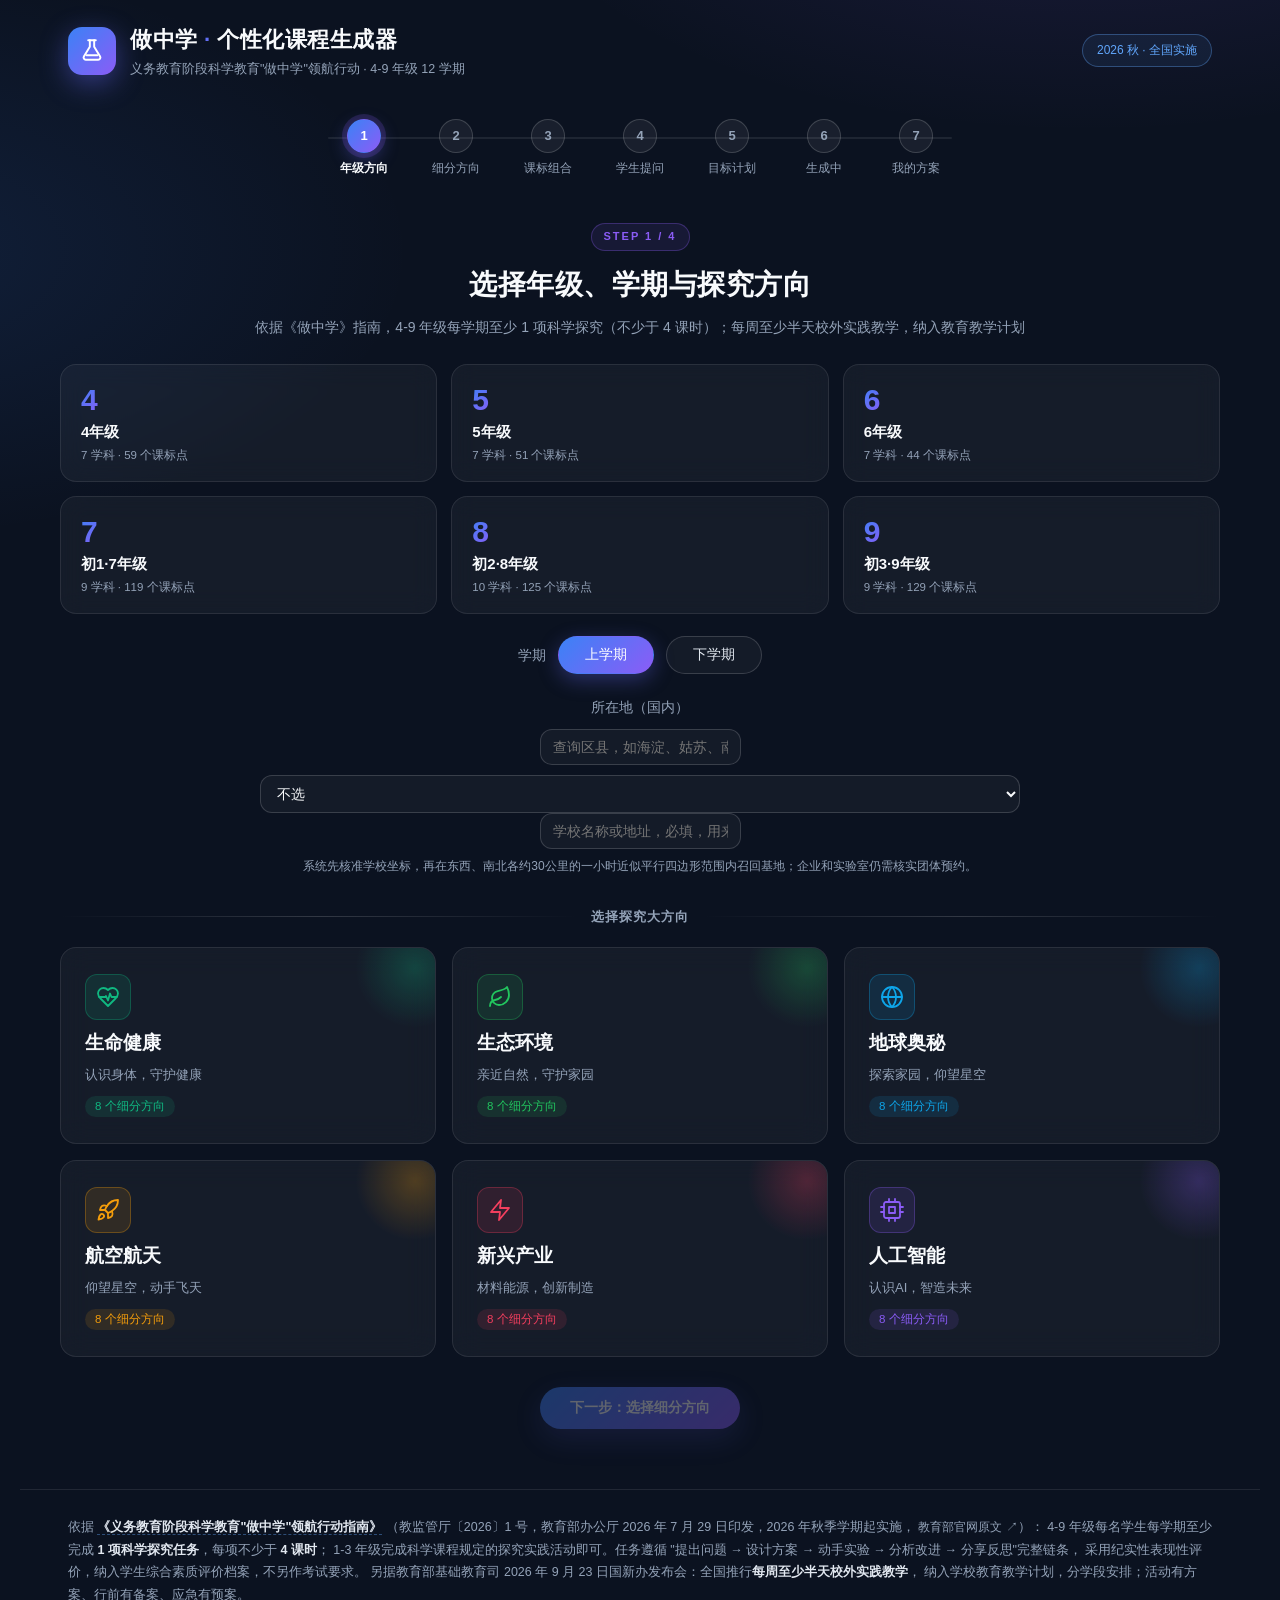
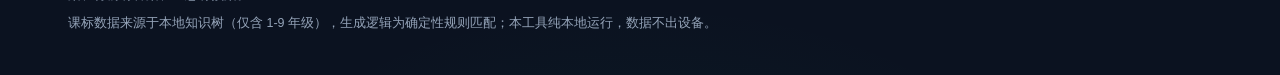
<file: index.html>
<!DOCTYPE html>
<html lang="zh-CN">
<head>
  <meta charset="UTF-8">
  <meta name="viewport" content="width=device-width, initial-scale=1.0">
  <title>做中学 · 个性化课程生成器</title>
  <meta name="description" content="依据教育部《义务教育阶段科学教育"做中学"领航行动指南》，按 1-9 年级课标设计个性化 PBL 探究方案。">
  <link rel="icon" href="data:image/svg+xml,<svg xmlns='http://www.w3.org/2000/svg' viewBox='0 0 24 24'><rect width='24' height='24' rx='6' fill='%238B5CF6'/><path d='M10 5v5.5L6.5 17a2 2 0 0 0 1.7 3h7.6a2 2 0 0 0 1.7-3L14 10.5V5M8.8 5h6.4' stroke='white' stroke-width='1.6' fill='none' stroke-linecap='round' stroke-linejoin='round'/></svg>">
  <link rel="stylesheet" href="assets/css/style.css?v=20260925-module">
  <link rel="stylesheet" href="https://weponusa.github.io/teachany-courseware/assets/scripts/ai-tutor.css">
</head>
<body>

  <header id="site-header">
    <div class="brand">
      <span class="brand-logo">
        <svg viewBox="0 0 24 24" fill="none" stroke="currentColor" stroke-width="1.8" stroke-linecap="round" stroke-linejoin="round">
          <path d="M10 2v6L4.5 17a2 2 0 0 0 1.7 3h11.6a2 2 0 0 0 1.7-3L14 8V2"/>
          <path d="M8.5 2h7"/><path d="M7 16h10"/>
        </svg>
      </span>
      <div>
        <h1>做中学<span> · </span>个性化课程生成器</h1>
        <p>义务教育阶段科学教育"做中学"领航行动 · 4-9 年级 12 学期</p>
      </div>
    </div>
    <span class="policy-badge">2026 秋 · 全国实施</span>
  </header>

  <nav id="stepper" aria-label="引导步骤"></nav>

  <main id="app">
    <div id="stage" aria-live="polite"></div>
  </main>

  <footer id="site-footer">
    <p>
      依据 <a href="policy.html"><b>《义务教育阶段科学教育"做中学"领航行动指南》</b></a>
      （教监管厅〔2026〕1 号，教育部办公厅 2026 年 7 月 29 日印发，2026 年秋季学期起实施，
      <a href="https://www.moe.gov.cn/srcsite/A29/202608/t20260803_1445982.html" target="_blank" rel="noopener" class="ext-link">教育部官网原文 ↗</a>）：
      4-9 年级每名学生每学期至少完成 <b>1 项科学探究任务</b>，每项不少于 <b>4 课时</b>；
      1-3 年级完成科学课程规定的探究实践活动即可。任务遵循
      "提出问题 → 设计方案 → 动手实验 → 分析改进 → 分享反思"完整链条，
      采用纪实性表现性评价，纳入学生综合素质评价档案，不另作考试要求。
      另据教育部基础教育司 2026 年 9 月 23 日国新办发布会：全国推行<b>每周至少半天校外实践教学</b>，
      纳入学校教育教学计划，分学段安排；活动有方案、行前有备案、应急有预案。
    </p>
    <p style="margin-top:6px">
      课标数据来源于本地知识树（仅含 1-9 年级），生成逻辑为确定性规则匹配；本工具纯本地运行，数据不出设备。
    </p>
  </footer>

  <script>
  // AI 学伴跨域修正：github.io 等外部域部署时，服务端代理默认指向 teachany.cn 绝对地址
  // （ai-tutor.js 的 DEFAULTS.baseUrl 是相对路径 /api/llm，仅在 teachany.cn 域内可用）
  (function () {
    try {
      var K = 'teachany_tutor_config';
      var c = {};
      try { c = JSON.parse(localStorage.getItem(K) || '{}'); } catch (e) { }
      if (!c.baseUrl || c.baseUrl.charAt(0) === '/') {
        c.baseUrl = 'https://www.teachany.cn/api/llm';
        c.model = c.model || 'qwen/qwen3-next-80b-a3b-instruct';
        c.noAuth = true;
        c.serverProxy = true;
        c.backendId = 'openrouter';
        c.providerId = 'teachany-server';
        localStorage.setItem(K, JSON.stringify(c));
      }
    } catch (e) { }
  })();
  </script>
  <script src="assets/js/cn-pca.js?v=20260924-place"></script>
  <script src="assets/js/place-rings.js?v=20260927-onehour-box"></script>
  <script src="assets/js/curriculum.js?v=20260825b"></script>
  <script src="assets/js/domains.js?v=20260924-halfday"></script>
  <script src="assets/js/llm.js?v=20260825b"></script>
  <script src="assets/js/app.js?v=20260927-onehour-box"></script>
  <script src="https://weponusa.github.io/teachany-courseware/assets/scripts/ai-tutor.js" defer></script>
</body>
</html>
</file>
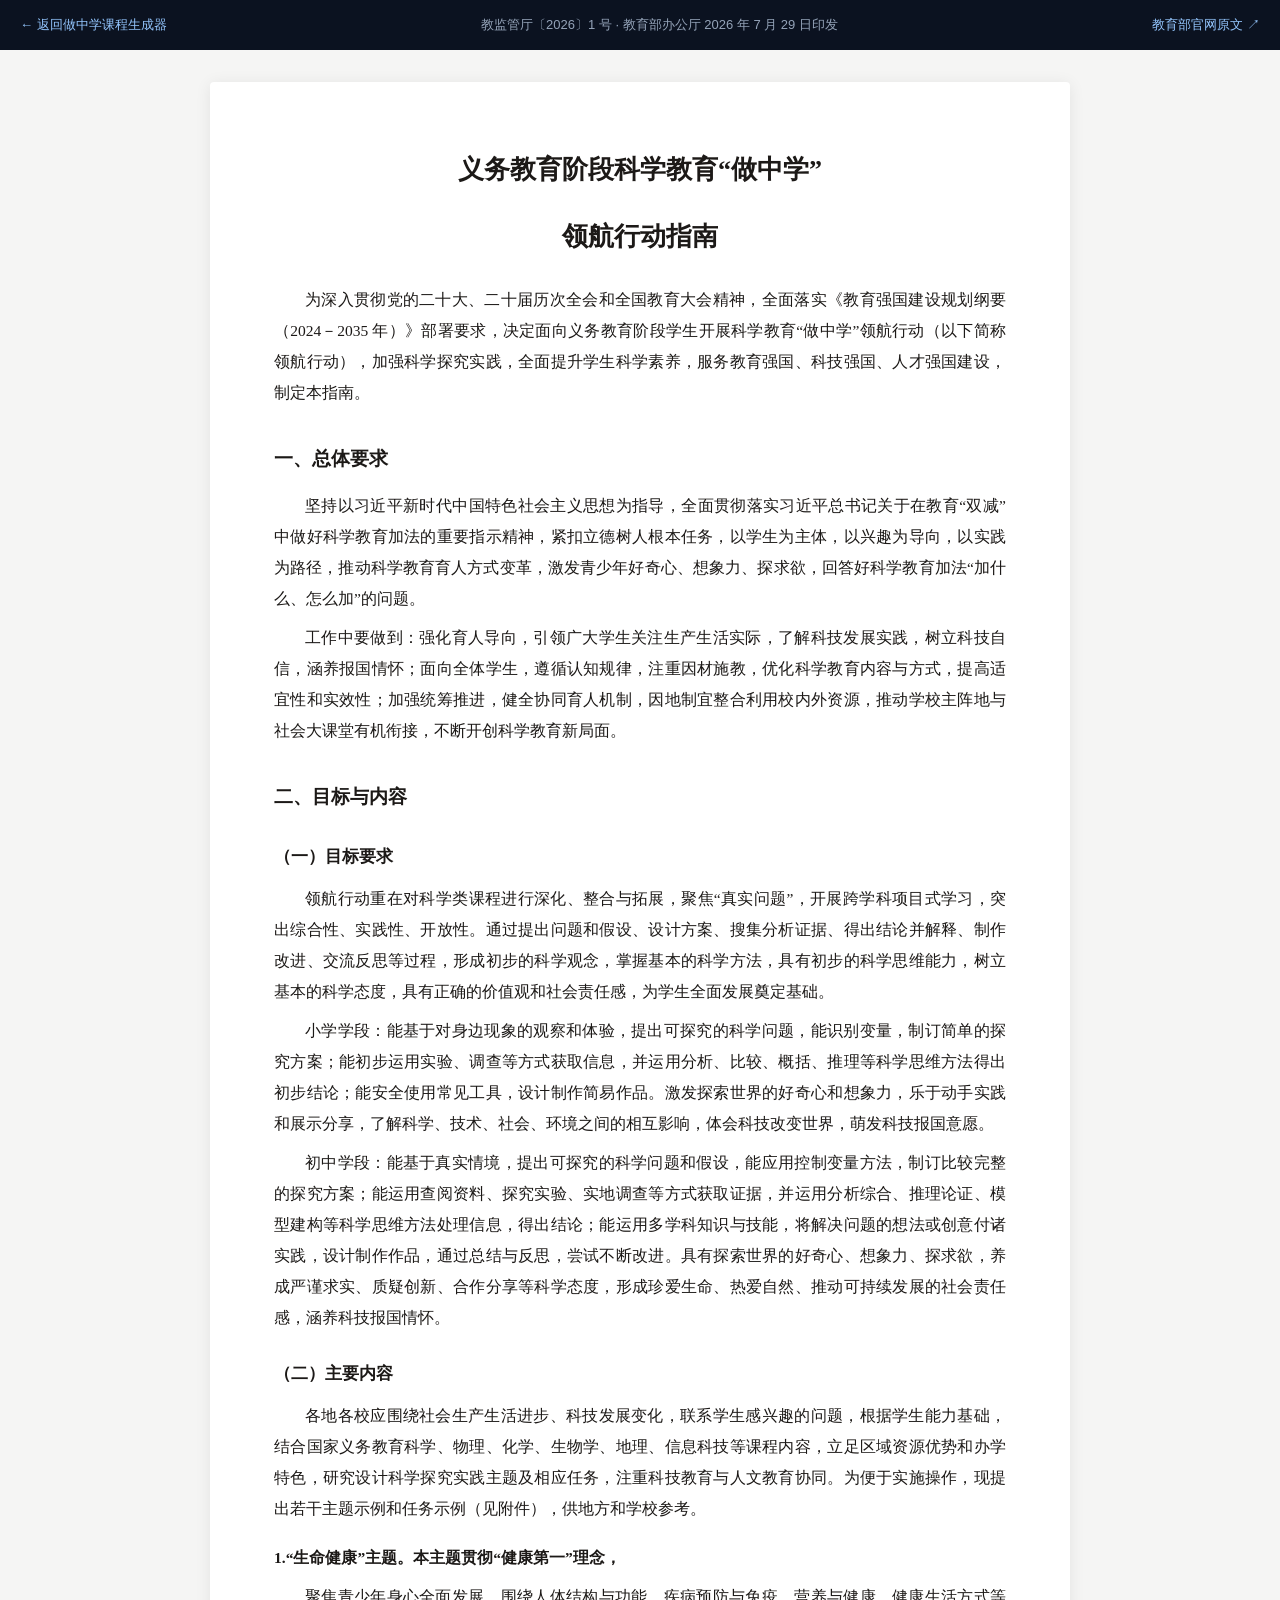
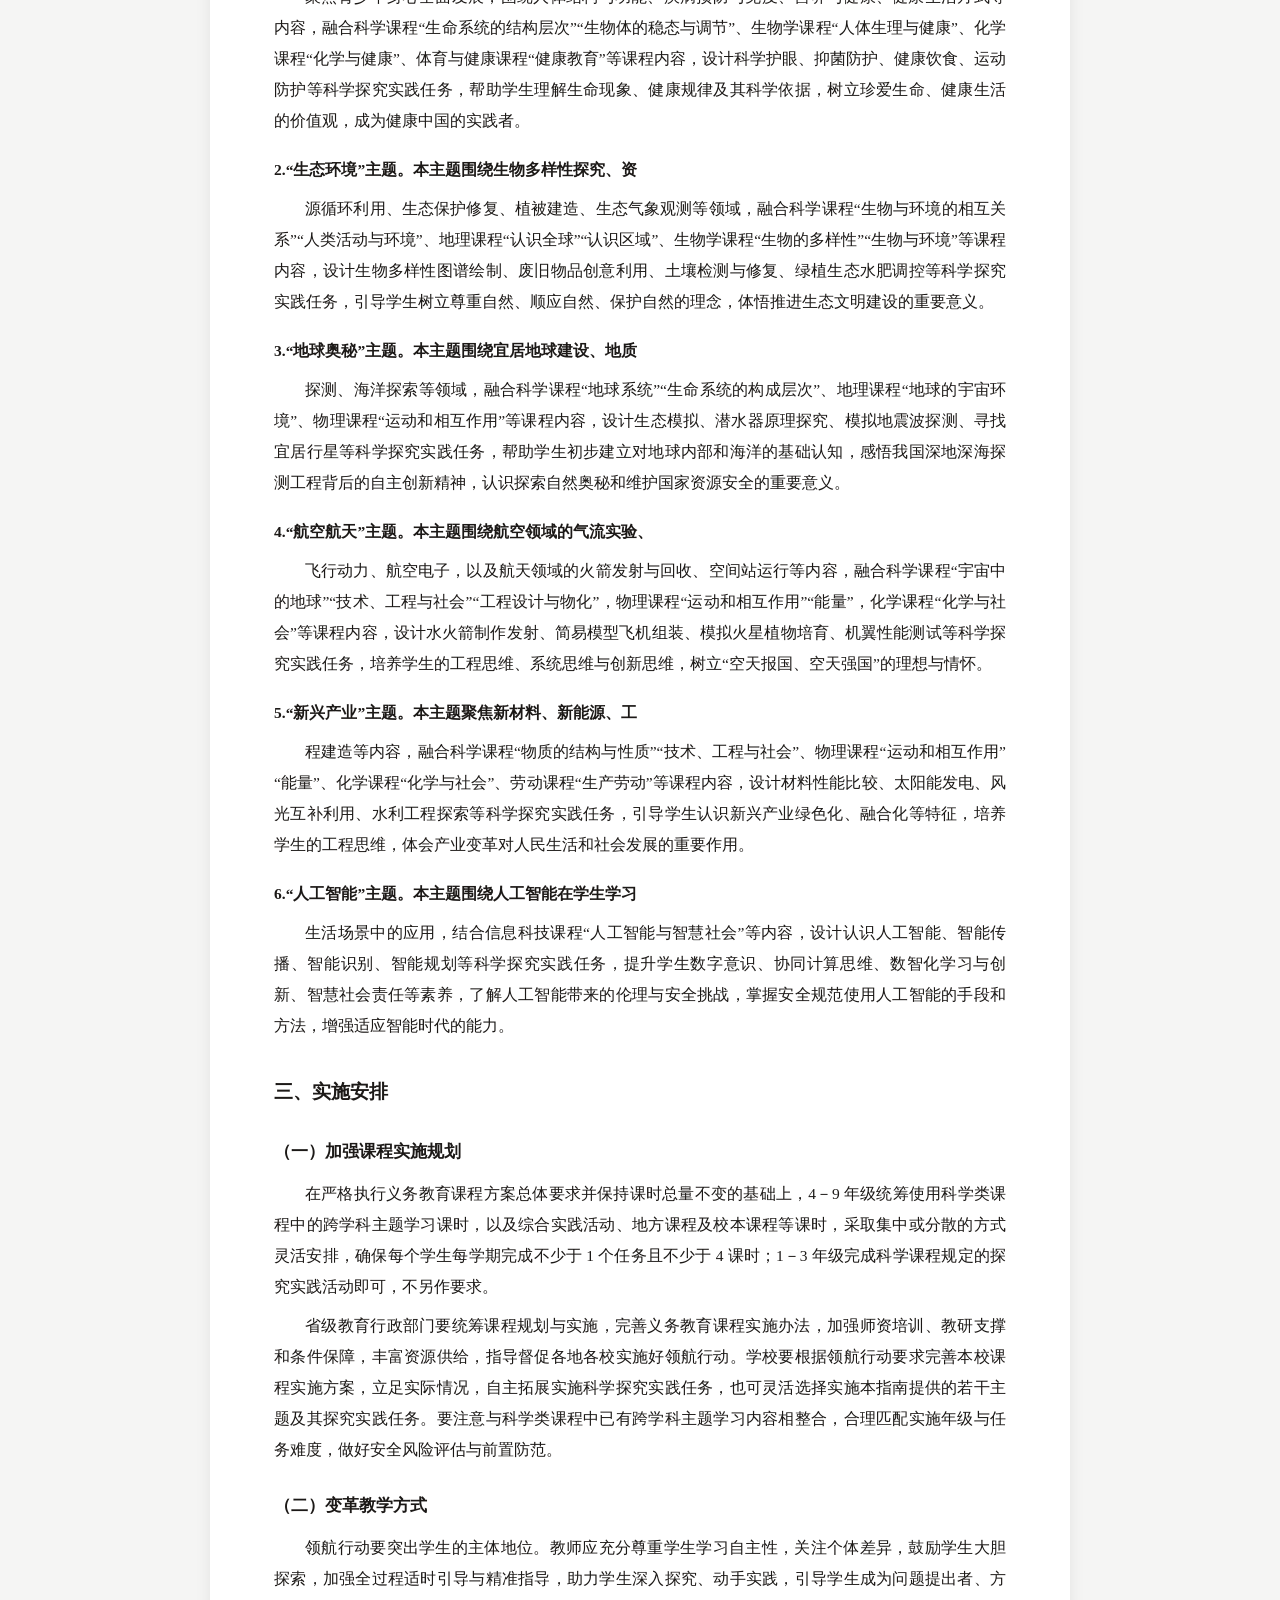
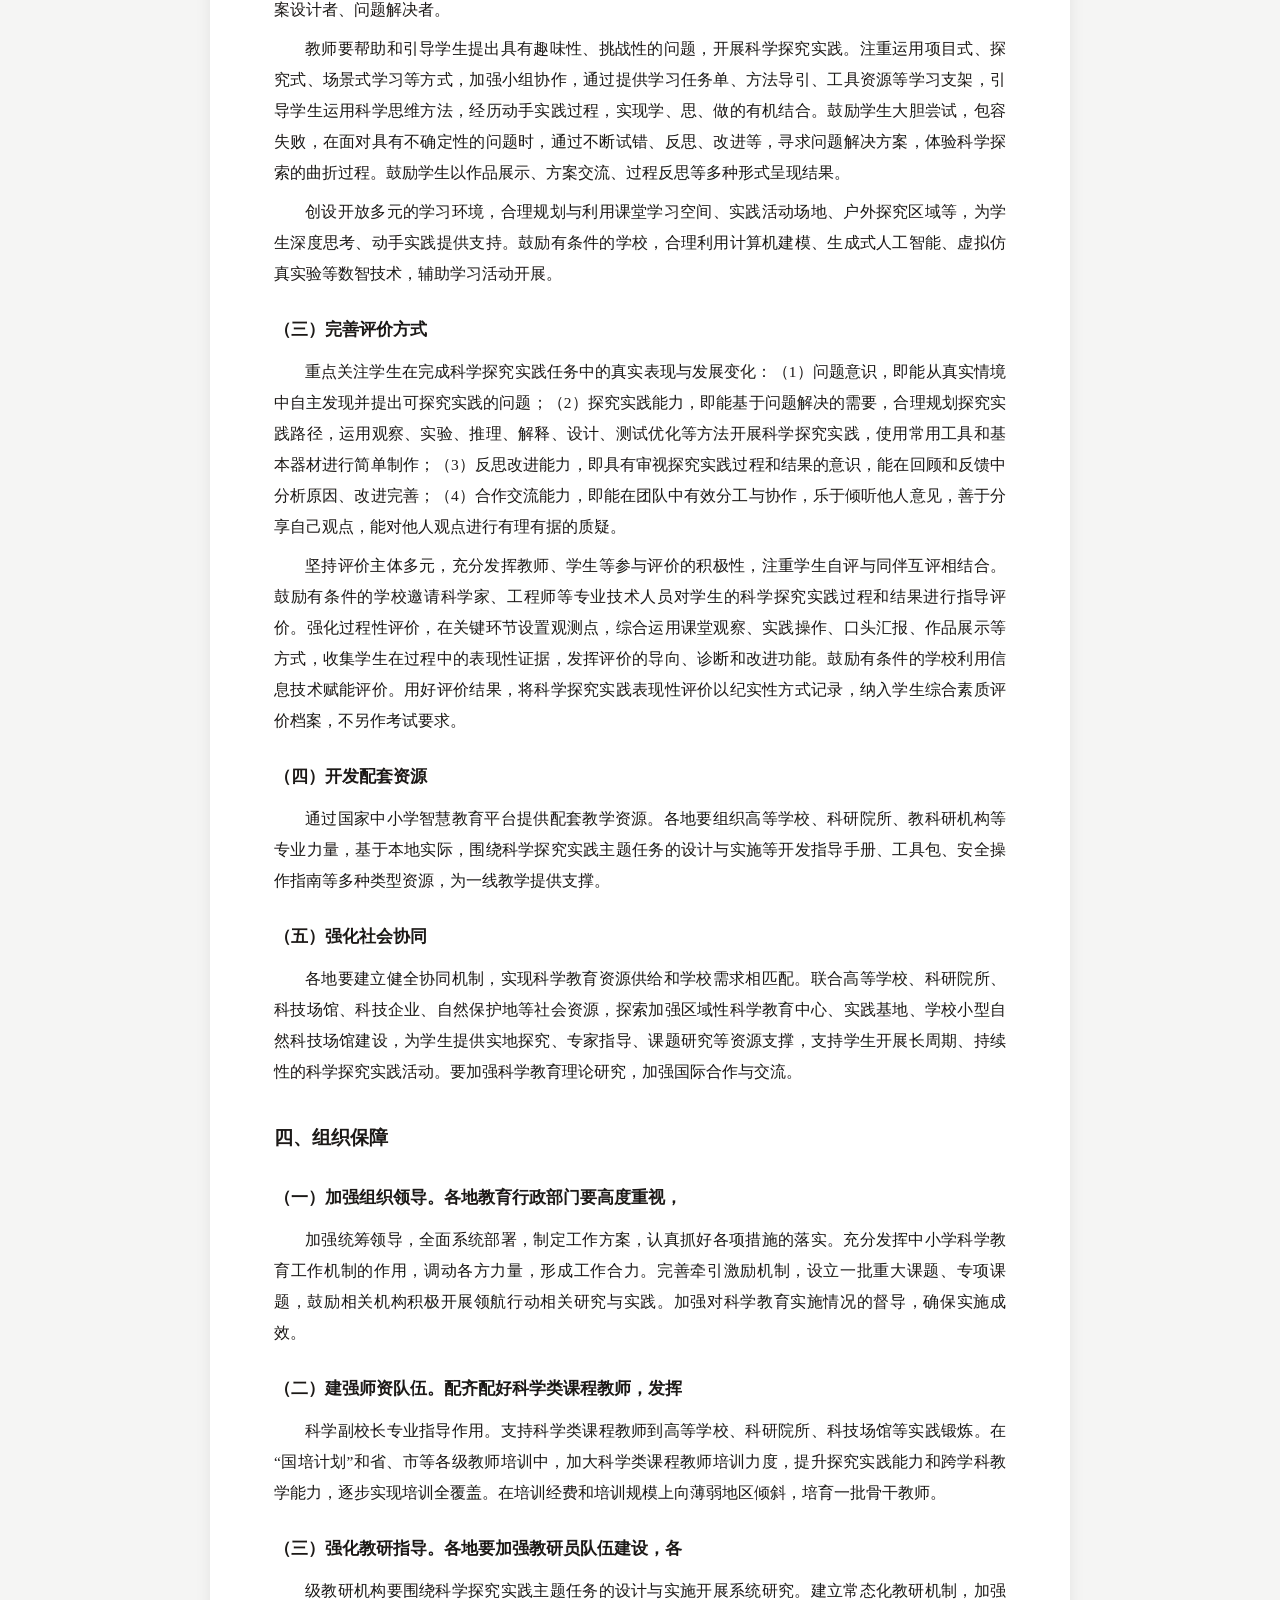
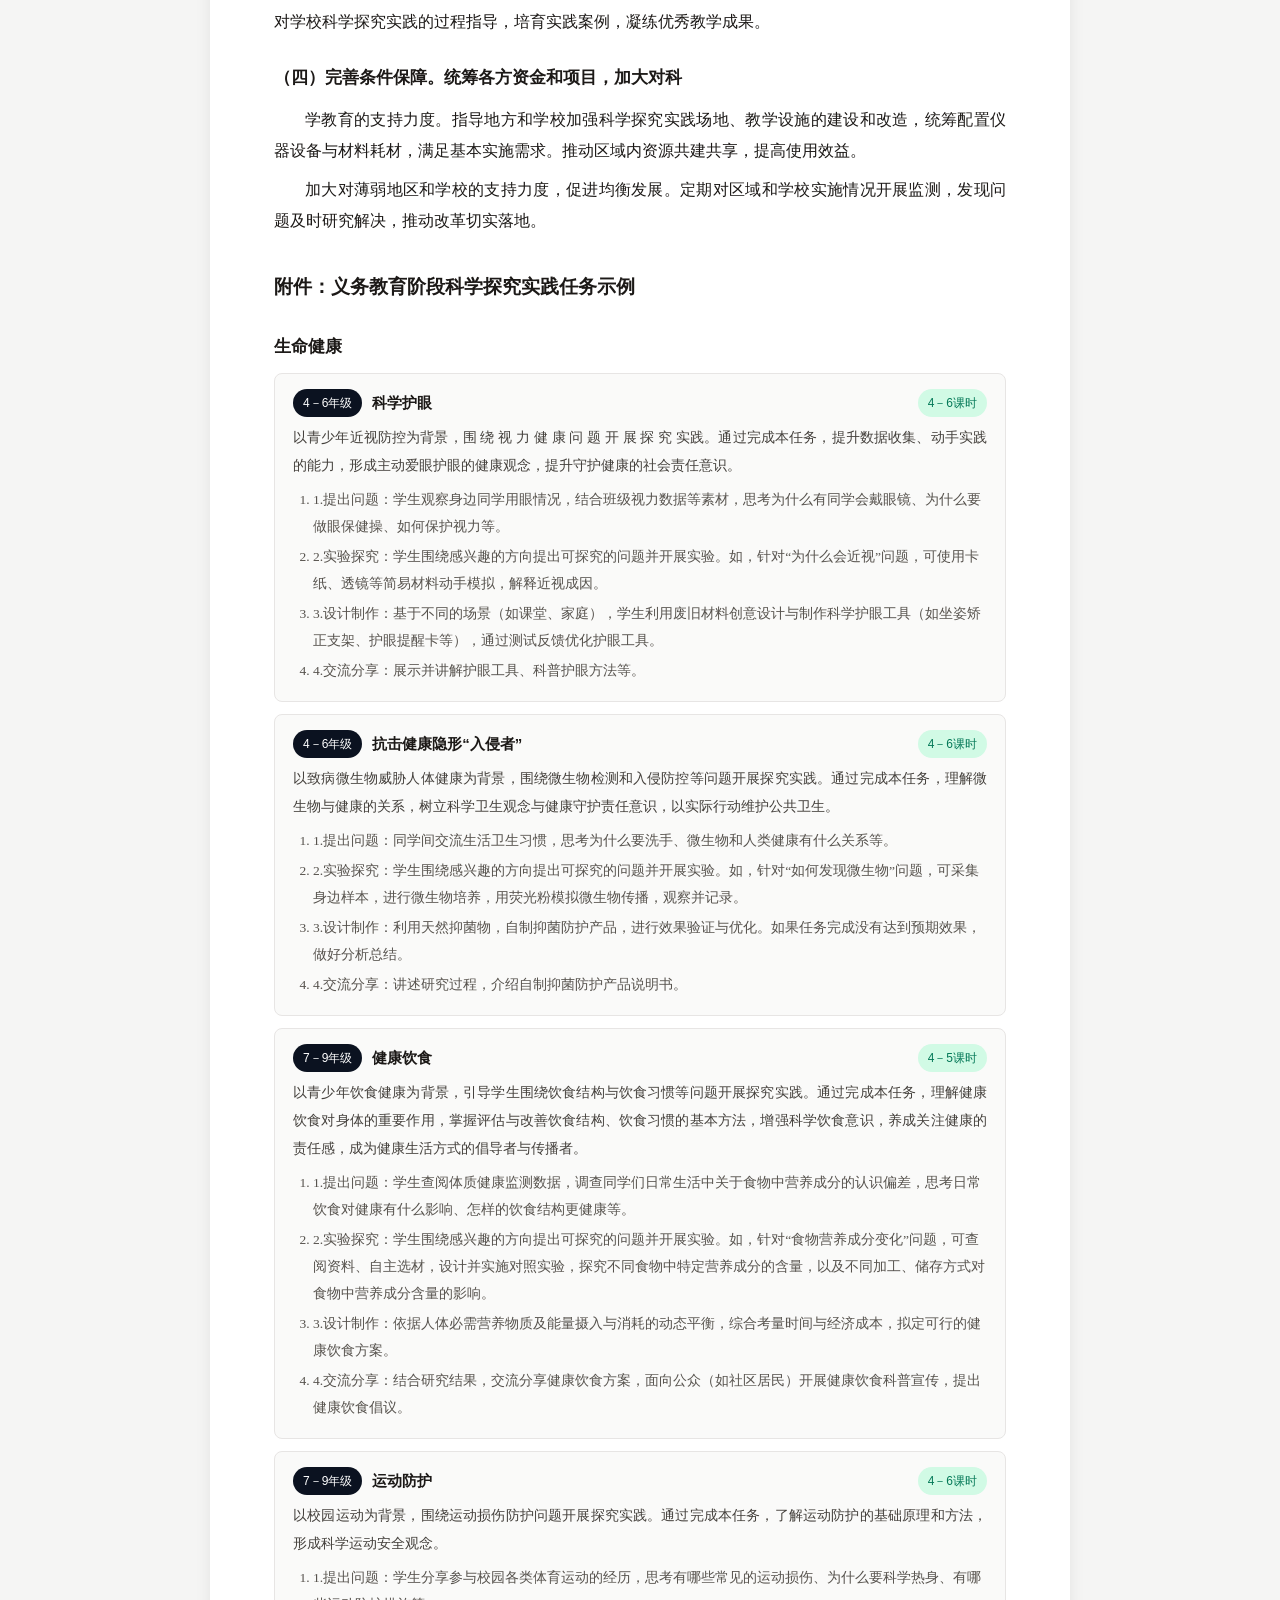
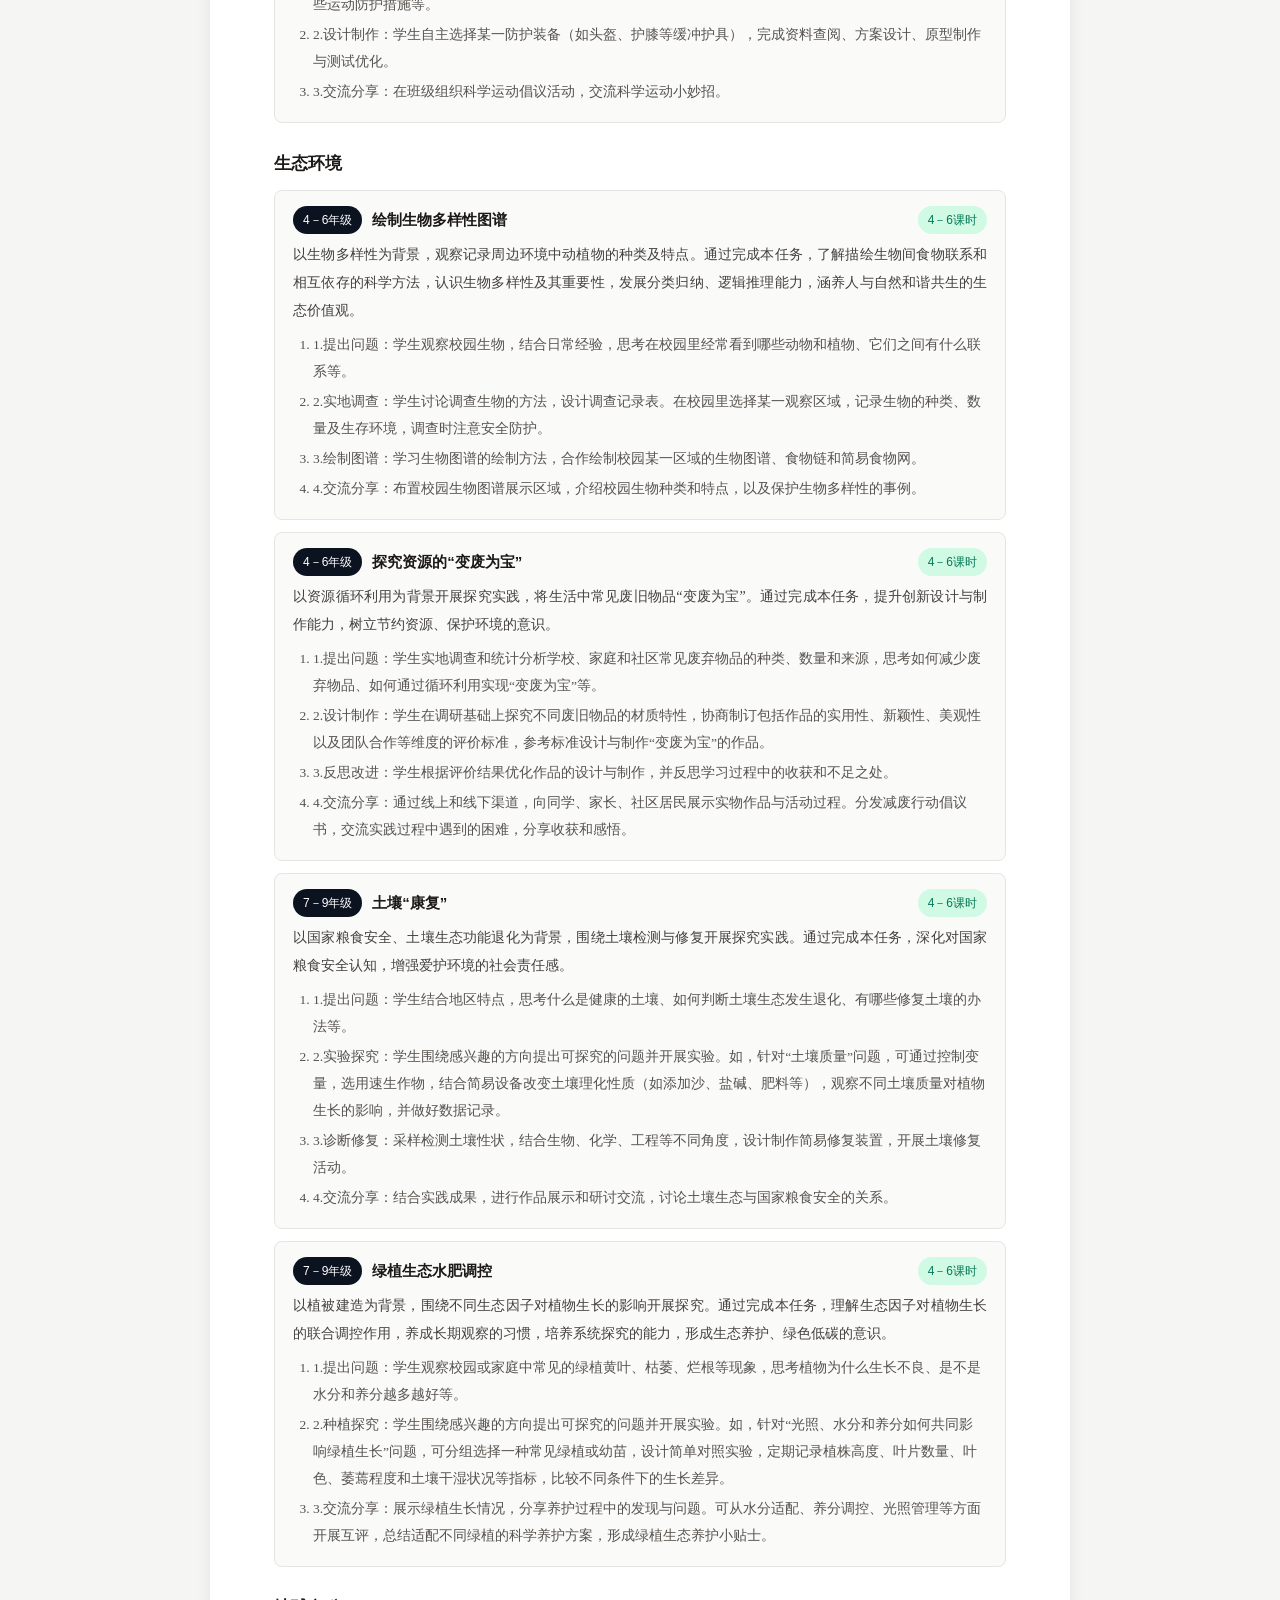
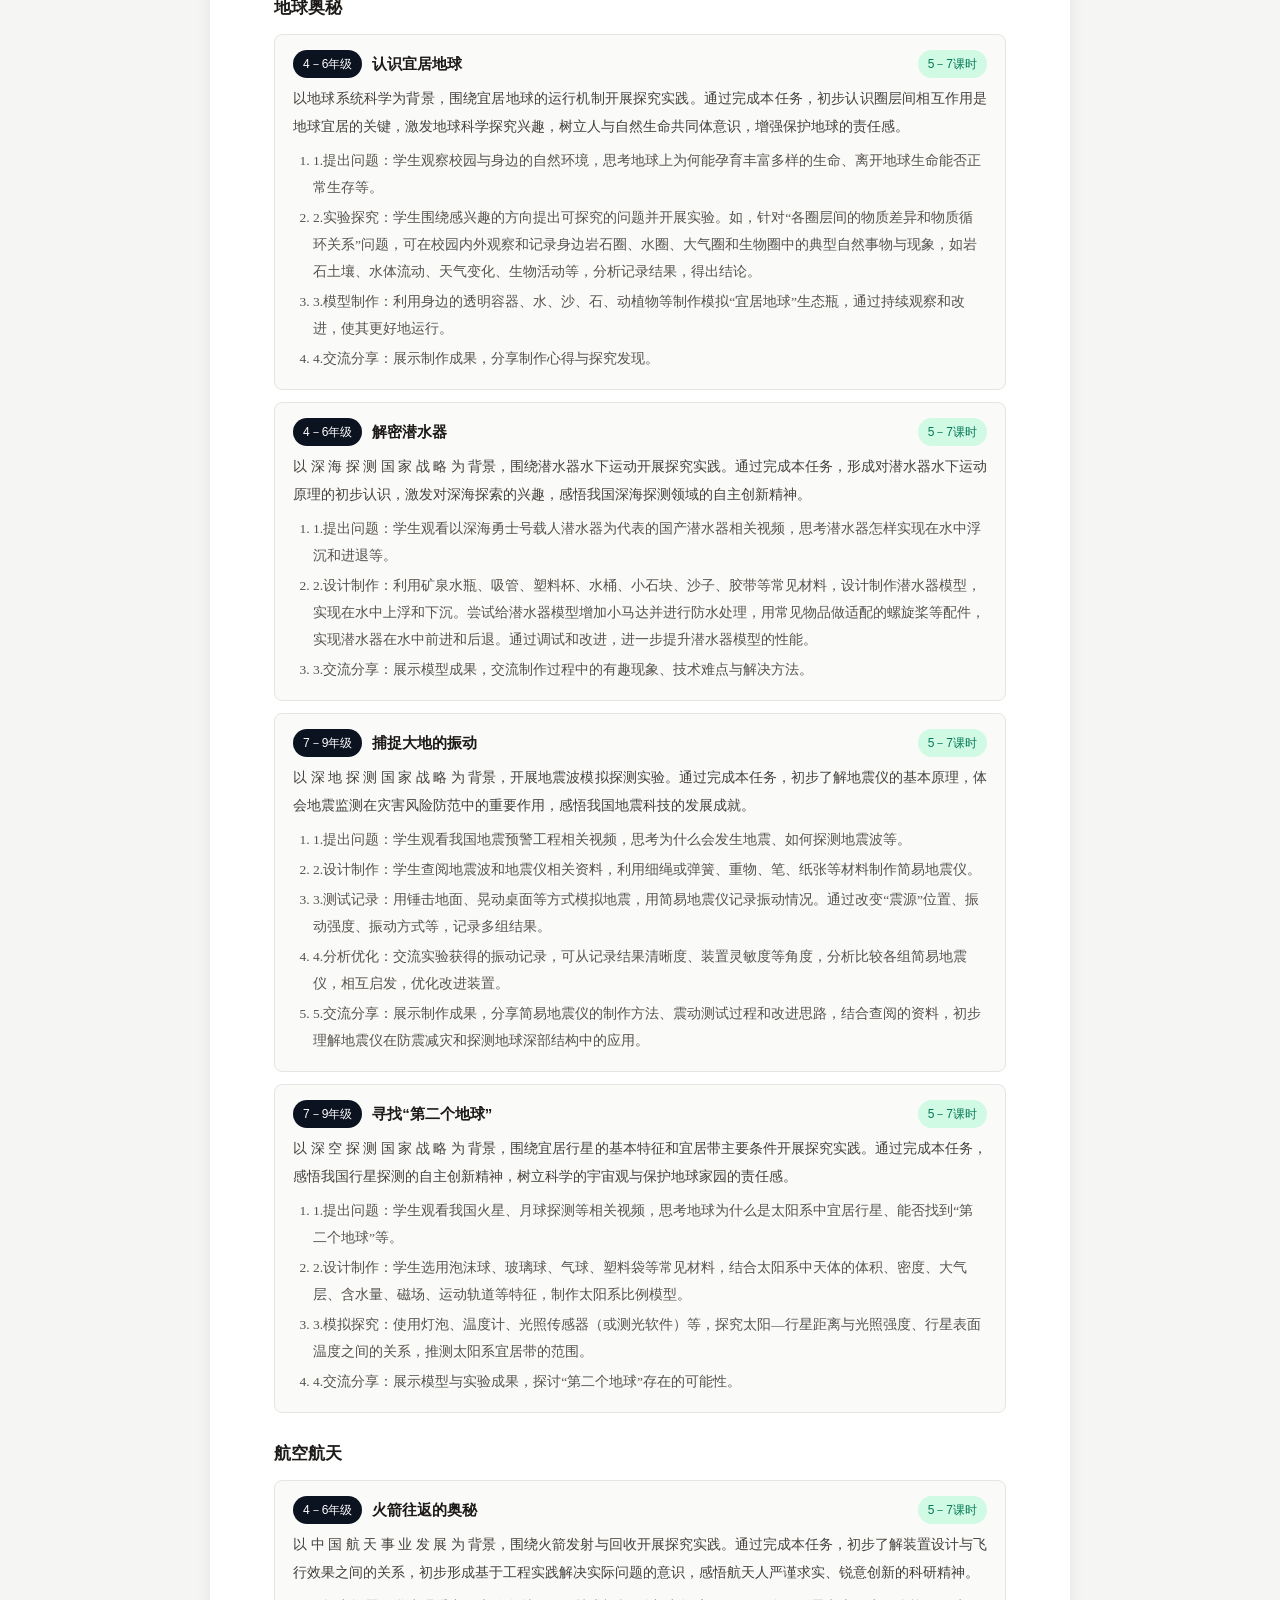
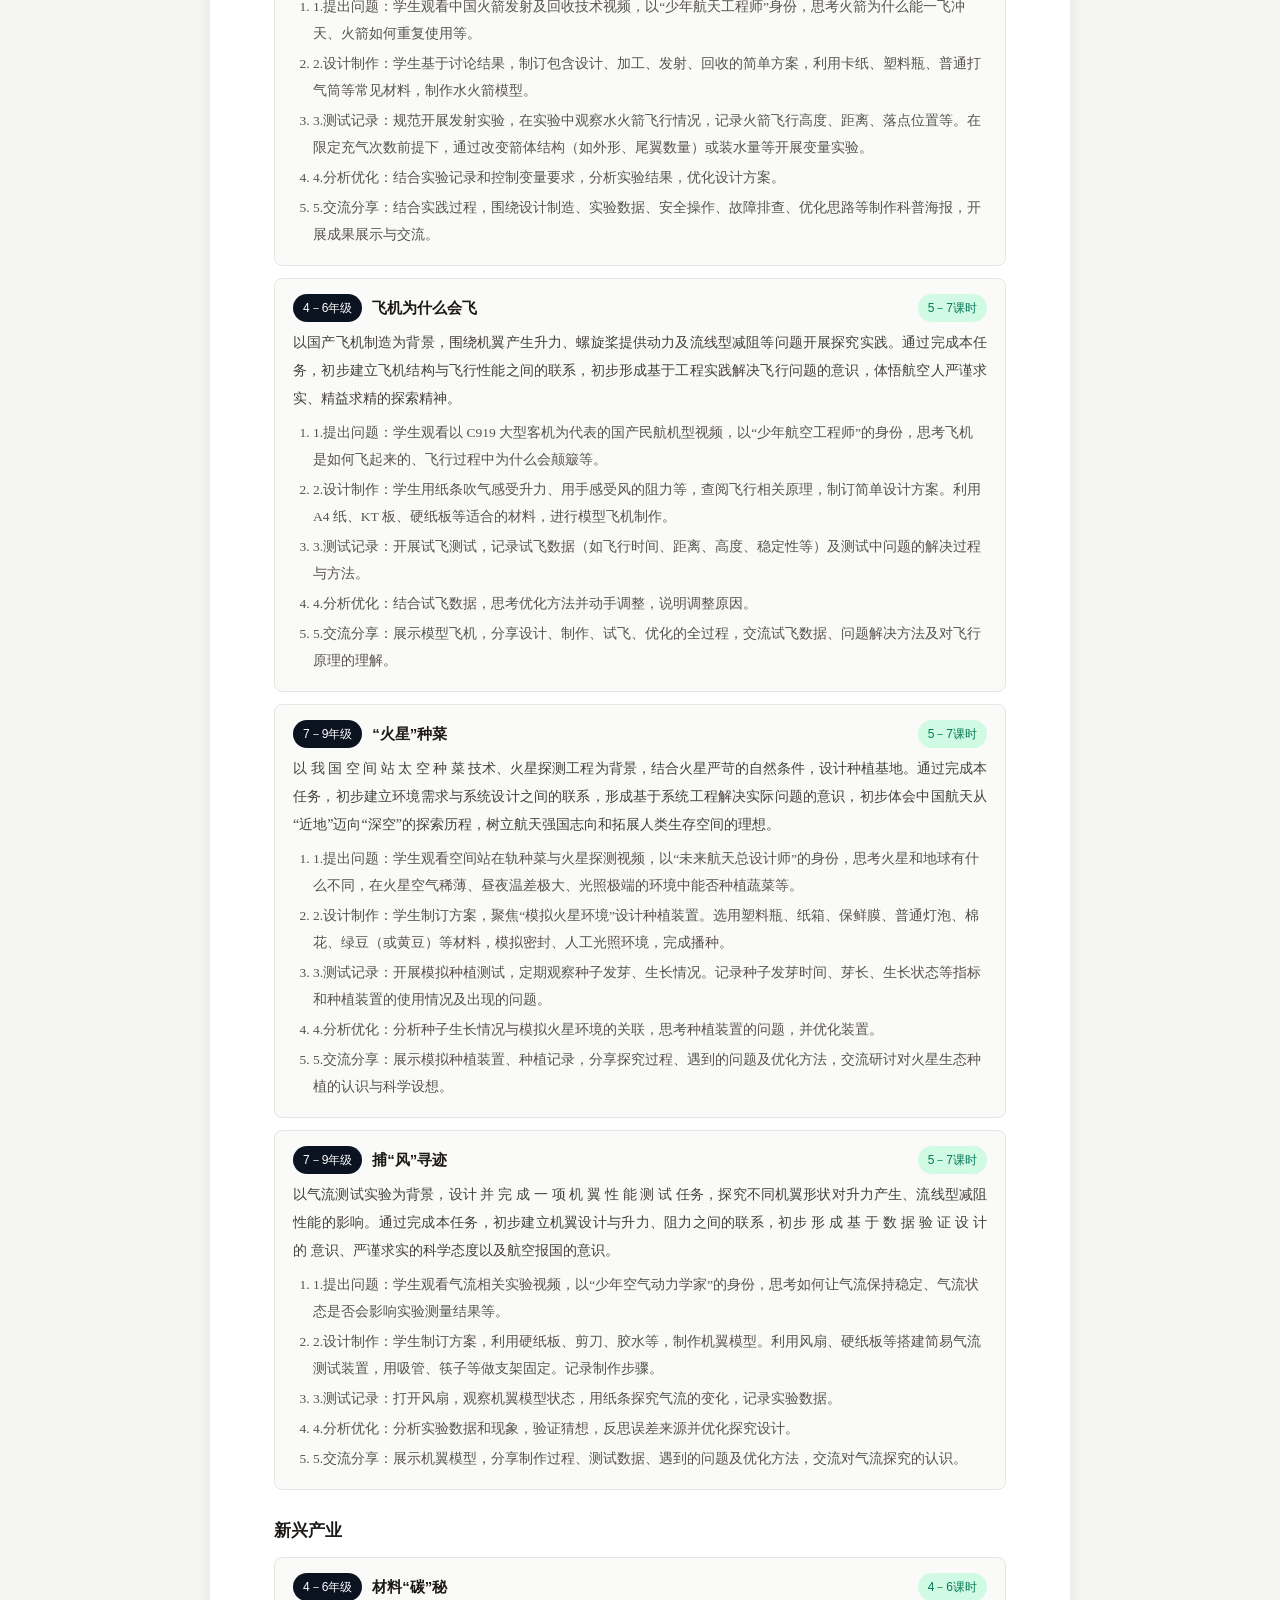
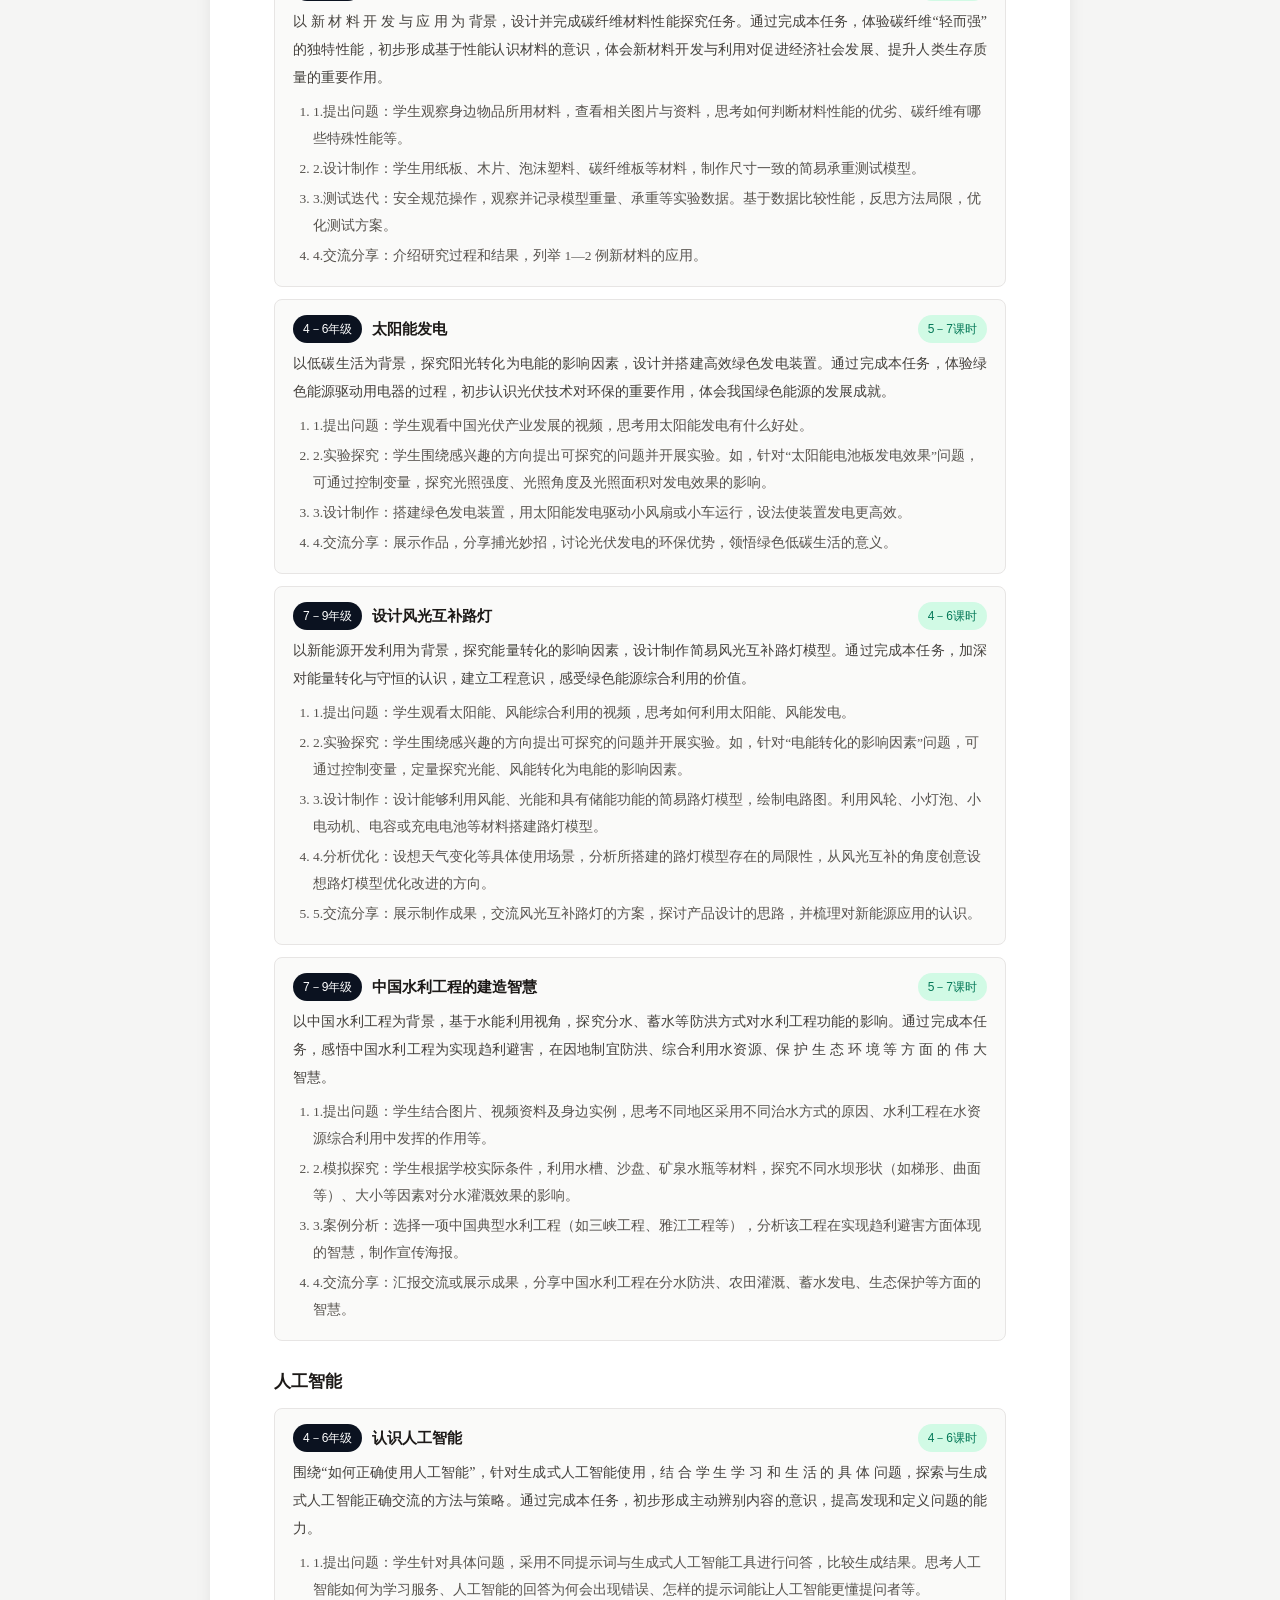
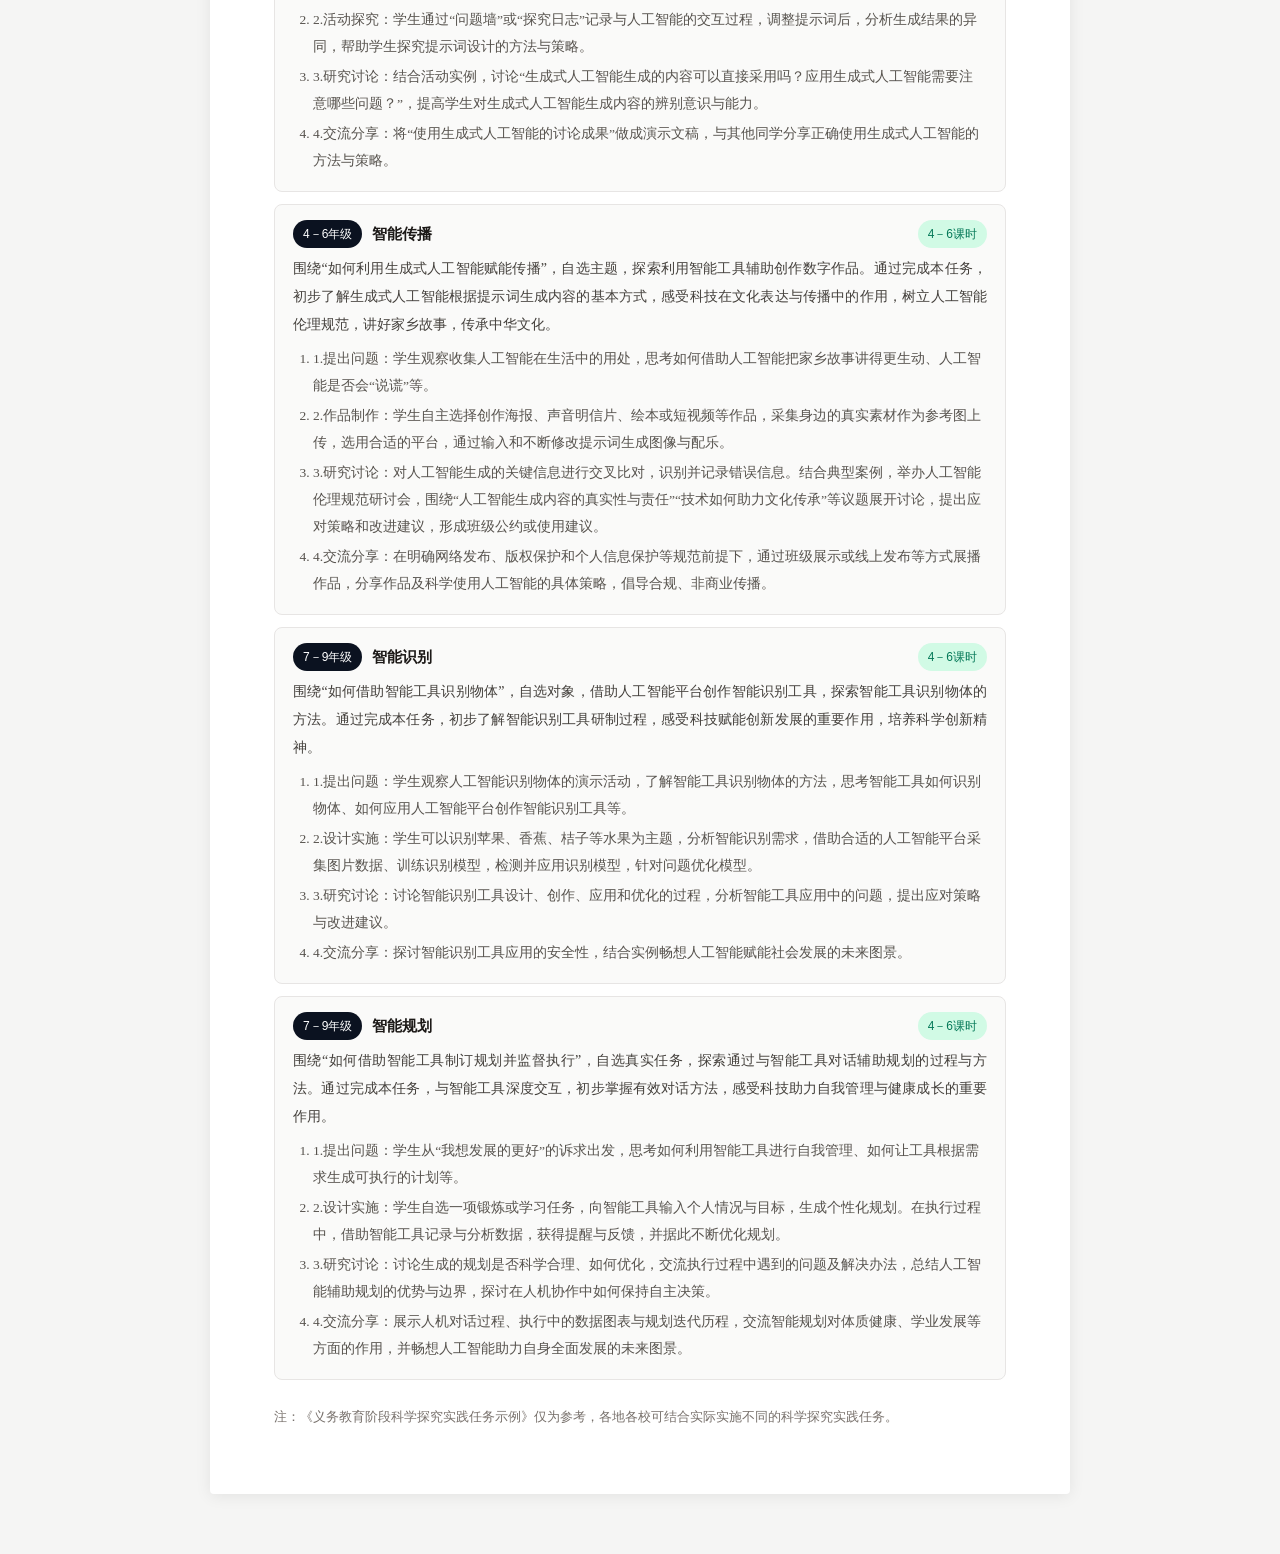
<file: policy.html>
<!DOCTYPE html>
<html lang="zh-CN">
<head>
<meta charset="UTF-8">
<meta name="viewport" content="width=device-width, initial-scale=1.0">
<title>义务教育阶段科学教育"做中学"领航行动指南（全文）</title>
<link rel="icon" href="data:image/svg+xml,<svg xmlns='http://www.w3.org/2000/svg' viewBox='0 0 24 24'><rect width='24' height='24' rx='6' fill='%238B5CF6'/><path d='M10 5v5.5L6.5 17a2 2 0 0 0 1.7 3h7.6a2 2 0 0 0 1.7-3L14 10.5V5M8.8 5h6.4' stroke='white' stroke-width='1.6' fill='none' stroke-linecap='round' stroke-linejoin='round'/></svg>">
<style>
* { margin: 0; padding: 0; box-sizing: border-box; }
body { font-family: 'Songti SC', 'SimSun', serif; background: #f5f5f4; color: #1c1917; line-height: 2; }
.topbar { position: sticky; top: 0; background: #0B1220; color: #fff; padding: 12px 20px; display: flex; align-items: center; justify-content: space-between; z-index: 10; font-family: 'PingFang SC', sans-serif; }
.topbar a { color: #93c5fd; text-decoration: none; font-size: 13px; }
.topbar a:hover { text-decoration: underline; }
.topbar .doc { font-size: 13px; color: #94a3b8; }
.paper { max-width: 860px; margin: 32px auto 60px; background: #fff; padding: 56px 64px; box-shadow: 0 2px 16px rgba(0,0,0,.08); border-radius: 4px; }
.meta { text-align: center; color: #57534e; font-size: 14px; margin-bottom: 8px; }
h1 { text-align: center; font-size: 26px; font-weight: 700; margin: 12px 0 28px; line-height: 1.5; }
h2 { font-size: 19px; margin: 32px 0 12px; font-weight: 700; }
h3 { font-size: 16.5px; margin: 24px 0 10px; font-weight: 700; }
h4 { font-size: 15.5px; margin: 18px 0 8px; font-weight: 700; }
p { font-size: 15.5px; text-align: justify; margin: 8px 0; text-indent: 2em; }
.note { font-size: 13px; color: #78716c; margin-top: 24px; text-indent: 0; }
.tasks { display: grid; gap: 12px; margin: 8px 0 20px; }
.task { border: 1px solid #e7e5e4; border-radius: 8px; padding: 14px 18px; background: #fafaf9; }
.task-head { display: flex; align-items: center; gap: 10px; flex-wrap: wrap; margin-bottom: 6px; font-family: 'PingFang SC', sans-serif; }
.task-head b { font-size: 15px; }
.task-grade { font-size: 12px; background: #0B1220; color: #fff; padding: 2px 10px; border-radius: 999px; }
.task-hours { font-size: 12px; color: #047857; background: #d1fae5; padding: 2px 10px; border-radius: 999px; margin-left: auto; }
.task-req { font-size: 14px; text-indent: 0; color: #44403c; margin: 6px 0; }
.task-steps { font-size: 13.5px; padding-left: 20px; color: #57534e; }
.task-steps li { margin: 3px 0; }
@media (max-width: 640px) { .paper { padding: 28px 18px; margin: 12px; } }
@media print { .topbar { display: none; } .paper { box-shadow: none; margin: 0; max-width: 100%; } }
</style>
</head>
<body>
<div class="topbar">
  <a href="index.html">← 返回做中学课程生成器</a>
  <span class="doc">教监管厅〔2026〕1 号 · 教育部办公厅 2026 年 7 月 29 日印发</span>
  <a href="https://www.moe.gov.cn/srcsite/A29/202608/t20260803_1445982.html" target="_blank" rel="noopener">教育部官网原文 ↗</a>
</div>
<div class="paper">
<h1>义务教育阶段科学教育“做中学”</h1><h1>领航行动指南</h1><p>为深入贯彻党的二十大、二十届历次全会和全国教育大会精神，全面落实《教育强国建设规划纲要（2024－2035 年）》部署要求，决定面向义务教育阶段学生开展科学教育“做中学”领航行动（以下简称领航行动），加强科学探究实践，全面提升学生科学素养，服务教育强国、科技强国、人才强国建设，制定本指南。</p><h2>一、总体要求</h2><p>坚持以习近平新时代中国特色社会主义思想为指导，全面贯彻落实习近平总书记关于在教育“双减”中做好科学教育加法的重要指示精神，紧扣立德树人根本任务，以学生为主体，以兴趣为导向，以实践为路径，推动科学教育育人方式变革，激发青少年好奇心、想象力、探求欲，回答好科学教育加法“加什么、怎么加”的问题。</p><p>工作中要做到：强化育人导向，引领广大学生关注生产生活实际，了解科技发展实践，树立科技自信，涵养报国情怀；面向全体学生，遵循认知规律，注重因材施教，优化科学教育内容与方式，提高适宜性和实效性；加强统筹推进，健全协同育人机制，因地制宜整合利用校内外资源，推动学校主阵地与社会大课堂有机衔接，不断开创科学教育新局面。</p><h2>二、目标与内容</h2><h3>（一）目标要求</h3><p>领航行动重在对科学类课程进行深化、整合与拓展，聚焦“真实问题”，开展跨学科项目式学习，突出综合性、实践性、开放性。通过提出问题和假设、设计方案、搜集分析证据、得出结论并解释、制作改进、交流反思等过程，形成初步的科学观念，掌握基本的科学方法，具有初步的科学思维能力，树立基本的科学态度，具有正确的价值观和社会责任感，为学生全面发展奠定基础。</p><p>小学学段：能基于对身边现象的观察和体验，提出可探究的科学问题，能识别变量，制订简单的探究方案；能初步运用实验、调查等方式获取信息，并运用分析、比较、概括、推理等科学思维方法得出初步结论；能安全使用常见工具，设计制作简易作品。激发探索世界的好奇心和想象力，乐于动手实践和展示分享，了解科学、技术、社会、环境之间的相互影响，体会科技改变世界，萌发科技报国意愿。</p><p>初中学段：能基于真实情境，提出可探究的科学问题和假设，能应用控制变量方法，制订比较完整的探究方案；能运用查阅资料、探究实验、实地调查等方式获取证据，并运用分析综合、推理论证、模型建构等科学思维方法处理信息，得出结论；能运用多学科知识与技能，将解决问题的想法或创意付诸实践，设计制作作品，通过总结与反思，尝试不断改进。具有探索世界的好奇心、想象力、探求欲，养成严谨求实、质疑创新、合作分享等科学态度，形成珍爱生命、热爱自然、推动可持续发展的社会责任感，涵养科技报国情怀。</p><h3>（二）主要内容</h3><p>各地各校应围绕社会生产生活进步、科技发展变化，联系学生感兴趣的问题，根据学生能力基础，结合国家义务教育科学、物理、化学、生物学、地理、信息科技等课程内容，立足区域资源优势和办学特色，研究设计科学探究实践主题及相应任务，注重科技教育与人文教育协同。为便于实施操作，现提出若干主题示例和任务示例（见附件），供地方和学校参考。</p><h4>1.“生命健康”主题。本主题贯彻“健康第一”理念，</h4><p>聚焦青少年身心全面发展，围绕人体结构与功能、疾病预防与免疫、营养与健康、健康生活方式等内容，融合科学课程“生命系统的结构层次”“生物体的稳态与调节”、生物学课程“人体生理与健康”、化学课程“化学与健康”、体育与健康课程“健康教育”等课程内容，设计科学护眼、抑菌防护、健康饮食、运动防护等科学探究实践任务，帮助学生理解生命现象、健康规律及其科学依据，树立珍爱生命、健康生活的价值观，成为健康中国的实践者。</p><h4>2.“生态环境”主题。本主题围绕生物多样性探究、资</h4><p>源循环利用、生态保护修复、植被建造、生态气象观测等领域，融合科学课程“生物与环境的相互关系”“人类活动与环境”、地理课程“认识全球”“认识区域”、生物学课程“生物的多样性”“生物与环境”等课程内容，设计生物多样性图谱绘制、废旧物品创意利用、土壤检测与修复、绿植生态水肥调控等科学探究实践任务，引导学生树立尊重自然、顺应自然、保护自然的理念，体悟推进生态文明建设的重要意义。</p><h4>3.“地球奥秘”主题。本主题围绕宜居地球建设、地质</h4><p>探测、海洋探索等领域，融合科学课程“地球系统”“生命系统的构成层次”、地理课程“地球的宇宙环境”、物理课程“运动和相互作用”等课程内容，设计生态模拟、潜水器原理探究、模拟地震波探测、寻找宜居行星等科学探究实践任务，帮助学生初步建立对地球内部和海洋的基础认知，感悟我国深地深海探测工程背后的自主创新精神，认识探索自然奥秘和维护国家资源安全的重要意义。</p><h4>4.“航空航天”主题。本主题围绕航空领域的气流实验、</h4><p>飞行动力、航空电子，以及航天领域的火箭发射与回收、空间站运行等内容，融合科学课程“宇宙中的地球”“技术、工程与社会”“工程设计与物化”，物理课程“运动和相互作用”“能量”，化学课程“化学与社会”等课程内容，设计水火箭制作发射、简易模型飞机组装、模拟火星植物培育、机翼性能测试等科学探究实践任务，培养学生的工程思维、系统思维与创新思维，树立“空天报国、空天强国”的理想与情怀。</p><h4>5.“新兴产业”主题。本主题聚焦新材料、新能源、工</h4><p>程建造等内容，融合科学课程“物质的结构与性质”“技术、工程与社会”、物理课程“运动和相互作用”“能量”、化学课程“化学与社会”、劳动课程“生产劳动”等课程内容，设计材料性能比较、太阳能发电、风光互补利用、水利工程探索等科学探究实践任务，引导学生认识新兴产业绿色化、融合化等特征，培养学生的工程思维，体会产业变革对人民生活和社会发展的重要作用。</p><h4>6.“人工智能”主题。本主题围绕人工智能在学生学习</h4><p>生活场景中的应用，结合信息科技课程“人工智能与智慧社会”等内容，设计认识人工智能、智能传播、智能识别、智能规划等科学探究实践任务，提升学生数字意识、协同计算思维、数智化学习与创新、智慧社会责任等素养，了解人工智能带来的伦理与安全挑战，掌握安全规范使用人工智能的手段和方法，增强适应智能时代的能力。</p><h2>三、实施安排</h2><h3>（一）加强课程实施规划</h3><p>在严格执行义务教育课程方案总体要求并保持课时总量不变的基础上，4－9 年级统筹使用科学类课程中的跨学科主题学习课时，以及综合实践活动、地方课程及校本课程等课时，采取集中或分散的方式灵活安排，确保每个学生每学期完成不少于 1 个任务且不少于 4 课时；1－3 年级完成科学课程规定的探究实践活动即可，不另作要求。</p><p>省级教育行政部门要统筹课程规划与实施，完善义务教育课程实施办法，加强师资培训、教研支撑和条件保障，丰富资源供给，指导督促各地各校实施好领航行动。学校要根据领航行动要求完善本校课程实施方案，立足实际情况，自主拓展实施科学探究实践任务，也可灵活选择实施本指南提供的若干主题及其探究实践任务。要注意与科学类课程中已有跨学科主题学习内容相整合，合理匹配实施年级与任务难度，做好安全风险评估与前置防范。</p><h3>（二）变革教学方式</h3><p>领航行动要突出学生的主体地位。教师应充分尊重学生学习自主性，关注个体差异，鼓励学生大胆探索，加强全过程适时引导与精准指导，助力学生深入探究、动手实践，引导学生成为问题提出者、方案设计者、问题解决者。</p><p>教师要帮助和引导学生提出具有趣味性、挑战性的问题，开展科学探究实践。注重运用项目式、探究式、场景式学习等方式，加强小组协作，通过提供学习任务单、方法导引、工具资源等学习支架，引导学生运用科学思维方法，经历动手实践过程，实现学、思、做的有机结合。鼓励学生大胆尝试，包容失败，在面对具有不确定性的问题时，通过不断试错、反思、改进等，寻求问题解决方案，体验科学探索的曲折过程。鼓励学生以作品展示、方案交流、过程反思等多种形式呈现结果。</p><p>创设开放多元的学习环境，合理规划与利用课堂学习空间、实践活动场地、户外探究区域等，为学生深度思考、动手实践提供支持。鼓励有条件的学校，合理利用计算机建模、生成式人工智能、虚拟仿真实验等数智技术，辅助学习活动开展。</p><h3>（三）完善评价方式</h3><p>重点关注学生在完成科学探究实践任务中的真实表现与发展变化：（1）问题意识，即能从真实情境中自主发现并提出可探究实践的问题；（2）探究实践能力，即能基于问题解决的需要，合理规划探究实践路径，运用观察、实验、推理、解释、设计、测试优化等方法开展科学探究实践，使用常用工具和基本器材进行简单制作；（3）反思改进能力，即具有审视探究实践过程和结果的意识，能在回顾和反馈中分析原因、改进完善；（4）合作交流能力，即能在团队中有效分工与协作，乐于倾听他人意见，善于分享自己观点，能对他人观点进行有理有据的质疑。</p><p>坚持评价主体多元，充分发挥教师、学生等参与评价的积极性，注重学生自评与同伴互评相结合。鼓励有条件的学校邀请科学家、工程师等专业技术人员对学生的科学探究实践过程和结果进行指导评价。强化过程性评价，在关键环节设置观测点，综合运用课堂观察、实践操作、口头汇报、作品展示等方式，收集学生在过程中的表现性证据，发挥评价的导向、诊断和改进功能。鼓励有条件的学校利用信息技术赋能评价。用好评价结果，将科学探究实践表现性评价以纪实性方式记录，纳入学生综合素质评价档案，不另作考试要求。</p><h3>（四）开发配套资源</h3><p>通过国家中小学智慧教育平台提供配套教学资源。各地要组织高等学校、科研院所、教科研机构等专业力量，基于本地实际，围绕科学探究实践主题任务的设计与实施等开发指导手册、工具包、安全操作指南等多种类型资源，为一线教学提供支撑。</p><h3>（五）强化社会协同</h3><p>各地要建立健全协同机制，实现科学教育资源供给和学校需求相匹配。联合高等学校、科研院所、科技场馆、科技企业、自然保护地等社会资源，探索加强区域性科学教育中心、实践基地、学校小型自然科技场馆建设，为学生提供实地探究、专家指导、课题研究等资源支撑，支持学生开展长周期、持续性的科学探究实践活动。要加强科学教育理论研究，加强国际合作与交流。</p><h2>四、组织保障</h2><h3>（一）加强组织领导。各地教育行政部门要高度重视，</h3><p>加强统筹领导，全面系统部署，制定工作方案，认真抓好各项措施的落实。充分发挥中小学科学教育工作机制的作用，调动各方力量，形成工作合力。完善牵引激励机制，设立一批重大课题、专项课题，鼓励相关机构积极开展领航行动相关研究与实践。加强对科学教育实施情况的督导，确保实施成效。</p><h3>（二）建强师资队伍。配齐配好科学类课程教师，发挥</h3><p>科学副校长专业指导作用。支持科学类课程教师到高等学校、科研院所、科技场馆等实践锻炼。在“国培计划”和省、市等各级教师培训中，加大科学类课程教师培训力度，提升探究实践能力和跨学科教学能力，逐步实现培训全覆盖。在培训经费和培训规模上向薄弱地区倾斜，培育一批骨干教师。</p><h3>（三）强化教研指导。各地要加强教研员队伍建设，各</h3><p>级教研机构要围绕科学探究实践主题任务的设计与实施开展系统研究。建立常态化教研机制，加强对学校科学探究实践的过程指导，培育实践案例，凝练优秀教学成果。</p><h3>（四）完善条件保障。统筹各方资金和项目，加大对科</h3><p>学教育的支持力度。指导地方和学校加强科学探究实践场地、教学设施的建设和改造，统筹配置仪器设备与材料耗材，满足基本实施需求。推动区域内资源共建共享，提高使用效益。</p><p>加大对薄弱地区和学校的支持力度，促进均衡发展。定期对区域和学校实施情况开展监测，发现问题及时研究解决，推动改革切实落地。</p>
<h2 id="appendix">附件：义务教育阶段科学探究实践任务示例</h2><h3>生命健康</h3><div class="tasks"><div class="task">
  <div class="task-head"><span class="task-grade">4－6年级</span><b>科学护眼</b><span class="task-hours">4－6课时</span></div>
  <p class="task-req">以青少年近视防控为背景，围 绕 视 力 健 康 问 题 开 展 探 究 实践。通过完成本任务，提升数据收集、动手实践的能力，形成主动爱眼护眼的健康观念，提升守护健康的社会责任意识。</p>
  <ol class="task-steps"><li>1.提出问题：学生观察身边同学用眼情况，结合班级视力数据等素材，思考为什么有同学会戴眼镜、为什么要做眼保健操、如何保护视力等。</li><li>2.实验探究：学生围绕感兴趣的方向提出可探究的问题并开展实验。如，针对“为什么会近视”问题，可使用卡纸、透镜等简易材料动手模拟，解释近视成因。</li><li>3.设计制作：基于不同的场景（如课堂、家庭），学生利用废旧材料创意设计与制作科学护眼工具（如坐姿矫正支架、护眼提醒卡等），通过测试反馈优化护眼工具。</li><li>4.交流分享：展示并讲解护眼工具、科普护眼方法等。</li></ol>
</div><div class="task">
  <div class="task-head"><span class="task-grade">4－6年级</span><b>抗击健康隐形“入侵者”</b><span class="task-hours">4－6课时</span></div>
  <p class="task-req">以致病微生物威胁人体健康为背景，围绕微生物检测和入侵防控等问题开展探究实践。通过完成本任务，理解微生物与健康的关系，树立科学卫生观念与健康守护责任意识，以实际行动维护公共卫生。</p>
  <ol class="task-steps"><li>1.提出问题：同学间交流生活卫生习惯，思考为什么要洗手、微生物和人类健康有什么关系等。</li><li>2.实验探究：学生围绕感兴趣的方向提出可探究的问题并开展实验。如，针对“如何发现微生物”问题，可采集身边样本，进行微生物培养，用荧光粉模拟微生物传播，观察并记录。</li><li>3.设计制作：利用天然抑菌物，自制抑菌防护产品，进行效果验证与优化。如果任务完成没有达到预期效果，做好分析总结。</li><li>4.交流分享：讲述研究过程，介绍自制抑菌防护产品说明书。</li></ol>
</div><div class="task">
  <div class="task-head"><span class="task-grade">7－9年级</span><b>健康饮食</b><span class="task-hours">4－5课时</span></div>
  <p class="task-req">以青少年饮食健康为背景，引导学生围绕饮食结构与饮食习惯等问题开展探究实践。通过完成本任务，理解健康饮食对身体的重要作用，掌握评估与改善饮食结构、饮食习惯的基本方法，增强科学饮食意识，养成关注健康的责任感，成为健康生活方式的倡导者与传播者。</p>
  <ol class="task-steps"><li>1.提出问题：学生查阅体质健康监测数据，调查同学们日常生活中关于食物中营养成分的认识偏差，思考日常饮食对健康有什么影响、怎样的饮食结构更健康等。</li><li>2.实验探究：学生围绕感兴趣的方向提出可探究的问题并开展实验。如，针对“食物营养成分变化”问题，可查阅资料、自主选材，设计并实施对照实验，探究不同食物中特定营养成分的含量，以及不同加工、储存方式对食物中营养成分含量的影响。</li><li>3.设计制作：依据人体必需营养物质及能量摄入与消耗的动态平衡，综合考量时间与经济成本，拟定可行的健康饮食方案。</li><li>4.交流分享：结合研究结果，交流分享健康饮食方案，面向公众（如社区居民）开展健康饮食科普宣传，提出健康饮食倡议。</li></ol>
</div><div class="task">
  <div class="task-head"><span class="task-grade">7－9年级</span><b>运动防护</b><span class="task-hours">4－6课时</span></div>
  <p class="task-req">以校园运动为背景，围绕运动损伤防护问题开展探究实践。通过完成本任务，了解运动防护的基础原理和方法，形成科学运动安全观念。</p>
  <ol class="task-steps"><li>1.提出问题：学生分享参与校园各类体育运动的经历，思考有哪些常见的运动损伤、为什么要科学热身、有哪些运动防护措施等。</li><li>2.设计制作：学生自主选择某一防护装备（如头盔、护膝等缓冲护具），完成资料查阅、方案设计、原型制作与测试优化。</li><li>3.交流分享：在班级组织科学运动倡议活动，交流科学运动小妙招。</li></ol>
</div></div><h3>生态环境</h3><div class="tasks"><div class="task">
  <div class="task-head"><span class="task-grade">4－6年级</span><b>绘制生物多样性图谱</b><span class="task-hours">4－6课时</span></div>
  <p class="task-req">以生物多样性为背景，观察记录周边环境中动植物的种类及特点。通过完成本任务，了解描绘生物间食物联系和相互依存的科学方法，认识生物多样性及其重要性，发展分类归纳、逻辑推理能力，涵养人与自然和谐共生的生态价值观。</p>
  <ol class="task-steps"><li>1.提出问题：学生观察校园生物，结合日常经验，思考在校园里经常看到哪些动物和植物、它们之间有什么联系等。</li><li>2.实地调查：学生讨论调查生物的方法，设计调查记录表。在校园里选择某一观察区域，记录生物的种类、数量及生存环境，调查时注意安全防护。</li><li>3.绘制图谱：学习生物图谱的绘制方法，合作绘制校园某一区域的生物图谱、食物链和简易食物网。</li><li>4.交流分享：布置校园生物图谱展示区域，介绍校园生物种类和特点，以及保护生物多样性的事例。</li></ol>
</div><div class="task">
  <div class="task-head"><span class="task-grade">4－6年级</span><b>探究资源的“变废为宝”</b><span class="task-hours">4－6课时</span></div>
  <p class="task-req">以资源循环利用为背景开展探究实践，将生活中常见废旧物品“变废为宝”。通过完成本任务，提升创新设计与制作能力，树立节约资源、保护环境的意识。</p>
  <ol class="task-steps"><li>1.提出问题：学生实地调查和统计分析学校、家庭和社区常见废弃物品的种类、数量和来源，思考如何减少废弃物品、如何通过循环利用实现“变废为宝”等。</li><li>2.设计制作：学生在调研基础上探究不同废旧物品的材质特性，协商制订包括作品的实用性、新颖性、美观性以及团队合作等维度的评价标准，参考标准设计与制作“变废为宝”的作品。</li><li>3.反思改进：学生根据评价结果优化作品的设计与制作，并反思学习过程中的收获和不足之处。</li><li>4.交流分享：通过线上和线下渠道，向同学、家长、社区居民展示实物作品与活动过程。分发减废行动倡议书，交流实践过程中遇到的困难，分享收获和感悟。</li></ol>
</div><div class="task">
  <div class="task-head"><span class="task-grade">7－9年级</span><b>土壤“康复”</b><span class="task-hours">4－6课时</span></div>
  <p class="task-req">以国家粮食安全、土壤生态功能退化为背景，围绕土壤检测与修复开展探究实践。通过完成本任务，深化对国家粮食安全认知，增强爱护环境的社会责任感。</p>
  <ol class="task-steps"><li>1.提出问题：学生结合地区特点，思考什么是健康的土壤、如何判断土壤生态发生退化、有哪些修复土壤的办法等。</li><li>2.实验探究：学生围绕感兴趣的方向提出可探究的问题并开展实验。如，针对“土壤质量”问题，可通过控制变量，选用速生作物，结合简易设备改变土壤理化性质（如添加沙、盐碱、肥料等），观察不同土壤质量对植物生长的影响，并做好数据记录。</li><li>3.诊断修复：采样检测土壤性状，结合生物、化学、工程等不同角度，设计制作简易修复装置，开展土壤修复活动。</li><li>4.交流分享：结合实践成果，进行作品展示和研讨交流，讨论土壤生态与国家粮食安全的关系。</li></ol>
</div><div class="task">
  <div class="task-head"><span class="task-grade">7－9年级</span><b>绿植生态水肥调控</b><span class="task-hours">4－6课时</span></div>
  <p class="task-req">以植被建造为背景，围绕不同生态因子对植物生长的影响开展探究。通过完成本任务，理解生态因子对植物生长的联合调控作用，养成长期观察的习惯，培养系统探究的能力，形成生态养护、绿色低碳的意识。</p>
  <ol class="task-steps"><li>1.提出问题：学生观察校园或家庭中常见的绿植黄叶、枯萎、烂根等现象，思考植物为什么生长不良、是不是水分和养分越多越好等。</li><li>2.种植探究：学生围绕感兴趣的方向提出可探究的问题并开展实验。如，针对“光照、水分和养分如何共同影响绿植生长”问题，可分组选择一种常见绿植或幼苗，设计简单对照实验，定期记录植株高度、叶片数量、叶色、萎蔫程度和土壤干湿状况等指标，比较不同条件下的生长差异。</li><li>3.交流分享：展示绿植生长情况，分享养护过程中的发现与问题。可从水分适配、养分调控、光照管理等方面开展互评，总结适配不同绿植的科学养护方案，形成绿植生态养护小贴士。</li></ol>
</div></div><h3>地球奥秘</h3><div class="tasks"><div class="task">
  <div class="task-head"><span class="task-grade">4－6年级</span><b>认识宜居地球</b><span class="task-hours">5－7课时</span></div>
  <p class="task-req">以地球系统科学为背景，围绕宜居地球的运行机制开展探究实践。通过完成本任务，初步认识圈层间相互作用是地球宜居的关键，激发地球科学探究兴趣，树立人与自然生命共同体意识，增强保护地球的责任感。</p>
  <ol class="task-steps"><li>1.提出问题：学生观察校园与身边的自然环境，思考地球上为何能孕育丰富多样的生命、离开地球生命能否正常生存等。</li><li>2.实验探究：学生围绕感兴趣的方向提出可探究的问题并开展实验。如，针对“各圈层间的物质差异和物质循环关系”问题，可在校园内外观察和记录身边岩石圈、水圈、大气圈和生物圈中的典型自然事物与现象，如岩石土壤、水体流动、天气变化、生物活动等，分析记录结果，得出结论。</li><li>3.模型制作：利用身边的透明容器、水、沙、石、动植物等制作模拟“宜居地球”生态瓶，通过持续观察和改进，使其更好地运行。</li><li>4.交流分享：展示制作成果，分享制作心得与探究发现。</li></ol>
</div><div class="task">
  <div class="task-head"><span class="task-grade">4－6年级</span><b>解密潜水器</b><span class="task-hours">5－7课时</span></div>
  <p class="task-req">以 深 海 探 测 国 家 战 略 为 背景，围绕潜水器水下运动开展探究实践。通过完成本任务，形成对潜水器水下运动原理的初步认识，激发对深海探索的兴趣，感悟我国深海探测领域的自主创新精神。</p>
  <ol class="task-steps"><li>1.提出问题：学生观看以深海勇士号载人潜水器为代表的国产潜水器相关视频，思考潜水器怎样实现在水中浮沉和进退等。</li><li>2.设计制作：利用矿泉水瓶、吸管、塑料杯、水桶、小石块、沙子、胶带等常见材料，设计制作潜水器模型，实现在水中上浮和下沉。尝试给潜水器模型增加小马达并进行防水处理，用常见物品做适配的螺旋桨等配件，实现潜水器在水中前进和后退。通过调试和改进，进一步提升潜水器模型的性能。</li><li>3.交流分享：展示模型成果，交流制作过程中的有趣现象、技术难点与解决方法。</li></ol>
</div><div class="task">
  <div class="task-head"><span class="task-grade">7－9年级</span><b>捕捉大地的振动</b><span class="task-hours">5－7课时</span></div>
  <p class="task-req">以 深 地 探 测 国 家 战 略 为 背景，开展地震波模拟探测实验。通过完成本任务，初步了解地震仪的基本原理，体会地震监测在灾害风险防范中的重要作用，感悟我国地震科技的发展成就。</p>
  <ol class="task-steps"><li>1.提出问题：学生观看我国地震预警工程相关视频，思考为什么会发生地震、如何探测地震波等。</li><li>2.设计制作：学生查阅地震波和地震仪相关资料，利用细绳或弹簧、重物、笔、纸张等材料制作简易地震仪。</li><li>3.测试记录：用锤击地面、晃动桌面等方式模拟地震，用简易地震仪记录振动情况。通过改变“震源”位置、振动强度、振动方式等，记录多组结果。</li><li>4.分析优化：交流实验获得的振动记录，可从记录结果清晰度、装置灵敏度等角度，分析比较各组简易地震仪，相互启发，优化改进装置。</li><li>5.交流分享：展示制作成果，分享简易地震仪的制作方法、震动测试过程和改进思路，结合查阅的资料，初步理解地震仪在防震减灾和探测地球深部结构中的应用。</li></ol>
</div><div class="task">
  <div class="task-head"><span class="task-grade">7－9年级</span><b>寻找“第二个地球”</b><span class="task-hours">5－7课时</span></div>
  <p class="task-req">以 深 空 探 测 国 家 战 略 为 背景，围绕宜居行星的基本特征和宜居带主要条件开展探究实践。通过完成本任务，感悟我国行星探测的自主创新精神，树立科学的宇宙观与保护地球家园的责任感。</p>
  <ol class="task-steps"><li>1.提出问题：学生观看我国火星、月球探测等相关视频，思考地球为什么是太阳系中宜居行星、能否找到“第二个地球”等。</li><li>2.设计制作：学生选用泡沫球、玻璃球、气球、塑料袋等常见材料，结合太阳系中天体的体积、密度、大气层、含水量、磁场、运动轨道等特征，制作太阳系比例模型。</li><li>3.模拟探究：使用灯泡、温度计、光照传感器（或测光软件）等，探究太阳—行星距离与光照强度、行星表面温度之间的关系，推测太阳系宜居带的范围。</li><li>4.交流分享：展示模型与实验成果，探讨“第二个地球”存在的可能性。</li></ol>
</div></div><h3>航空航天</h3><div class="tasks"><div class="task">
  <div class="task-head"><span class="task-grade">4－6年级</span><b>火箭往返的奥秘</b><span class="task-hours">5－7课时</span></div>
  <p class="task-req">以 中 国 航 天 事 业 发 展 为 背景，围绕火箭发射与回收开展探究实践。通过完成本任务，初步了解装置设计与飞行效果之间的关系，初步形成基于工程实践解决实际问题的意识，感悟航天人严谨求实、锐意创新的科研精神。</p>
  <ol class="task-steps"><li>1.提出问题：学生观看中国火箭发射及回收技术视频，以“少年航天工程师”身份，思考火箭为什么能一飞冲天、火箭如何重复使用等。</li><li>2.设计制作：学生基于讨论结果，制订包含设计、加工、发射、回收的简单方案，利用卡纸、塑料瓶、普通打气筒等常见材料，制作水火箭模型。</li><li>3.测试记录：规范开展发射实验，在实验中观察水火箭飞行情况，记录火箭飞行高度、距离、落点位置等。在限定充气次数前提下，通过改变箭体结构（如外形、尾翼数量）或装水量等开展变量实验。</li><li>4.分析优化：结合实验记录和控制变量要求，分析实验结果，优化设计方案。</li><li>5.交流分享：结合实践过程，围绕设计制造、实验数据、安全操作、故障排查、优化思路等制作科普海报，开展成果展示与交流。</li></ol>
</div><div class="task">
  <div class="task-head"><span class="task-grade">4－6年级</span><b>飞机为什么会飞</b><span class="task-hours">5－7课时</span></div>
  <p class="task-req">以国产飞机制造为背景，围绕机翼产生升力、螺旋桨提供动力及流线型减阻等问题开展探究实践。通过完成本任务，初步建立飞机结构与飞行性能之间的联系，初步形成基于工程实践解决飞行问题的意识，体悟航空人严谨求实、精益求精的探索精神。</p>
  <ol class="task-steps"><li>1.提出问题：学生观看以 C919 大型客机为代表的国产民航机型视频，以“少年航空工程师”的身份，思考飞机是如何飞起来的、飞行过程中为什么会颠簸等。</li><li>2.设计制作：学生用纸条吹气感受升力、用手感受风的阻力等，查阅飞行相关原理，制订简单设计方案。利用 A4 纸、KT 板、硬纸板等适合的材料，进行模型飞机制作。</li><li>3.测试记录：开展试飞测试，记录试飞数据（如飞行时间、距离、高度、稳定性等）及测试中问题的解决过程与方法。</li><li>4.分析优化：结合试飞数据，思考优化方法并动手调整，说明调整原因。</li><li>5.交流分享：展示模型飞机，分享设计、制作、试飞、优化的全过程，交流试飞数据、问题解决方法及对飞行原理的理解。</li></ol>
</div><div class="task">
  <div class="task-head"><span class="task-grade">7－9年级</span><b>“火星”种菜</b><span class="task-hours">5－7课时</span></div>
  <p class="task-req">以 我 国 空 间 站 太 空 种 菜 技术、火星探测工程为背景，结合火星严苛的自然条件，设计种植基地。通过完成本任务，初步建立环境需求与系统设计之间的联系，形成基于系统工程解决实际问题的意识，初步体会中国航天从“近地”迈向“深空”的探索历程，树立航天强国志向和拓展人类生存空间的理想。</p>
  <ol class="task-steps"><li>1.提出问题：学生观看空间站在轨种菜与火星探测视频，以“未来航天总设计师”的身份，思考火星和地球有什么不同，在火星空气稀薄、昼夜温差极大、光照极端的环境中能否种植蔬菜等。</li><li>2.设计制作：学生制订方案，聚焦“模拟火星环境”设计种植装置。选用塑料瓶、纸箱、保鲜膜、普通灯泡、棉花、绿豆（或黄豆）等材料，模拟密封、人工光照环境，完成播种。</li><li>3.测试记录：开展模拟种植测试，定期观察种子发芽、生长情况。记录种子发芽时间、芽长、生长状态等指标和种植装置的使用情况及出现的问题。</li><li>4.分析优化：分析种子生长情况与模拟火星环境的关联，思考种植装置的问题，并优化装置。</li><li>5.交流分享：展示模拟种植装置、种植记录，分享探究过程、遇到的问题及优化方法，交流研讨对火星生态种植的认识与科学设想。</li></ol>
</div><div class="task">
  <div class="task-head"><span class="task-grade">7－9年级</span><b>捕“风”寻迹</b><span class="task-hours">5－7课时</span></div>
  <p class="task-req">以气流测试实验为背景，设计 并 完 成 一 项 机 翼 性 能 测 试 任务，探究不同机翼形状对升力产生、流线型减阻性能的影响。通过完成本任务，初步建立机翼设计与升力、阻力之间的联系，初步 形 成 基 于 数 据 验 证 设 计 的 意识、严谨求实的科学态度以及航空报国的意识。</p>
  <ol class="task-steps"><li>1.提出问题：学生观看气流相关实验视频，以“少年空气动力学家”的身份，思考如何让气流保持稳定、气流状态是否会影响实验测量结果等。</li><li>2.设计制作：学生制订方案，利用硬纸板、剪刀、胶水等，制作机翼模型。利用风扇、硬纸板等搭建简易气流测试装置，用吸管、筷子等做支架固定。记录制作步骤。</li><li>3.测试记录：打开风扇，观察机翼模型状态，用纸条探究气流的变化，记录实验数据。</li><li>4.分析优化：分析实验数据和现象，验证猜想，反思误差来源并优化探究设计。</li><li>5.交流分享：展示机翼模型，分享制作过程、测试数据、遇到的问题及优化方法，交流对气流探究的认识。</li></ol>
</div></div><h3>新兴产业</h3><div class="tasks"><div class="task">
  <div class="task-head"><span class="task-grade">4－6年级</span><b>材料“碳”秘</b><span class="task-hours">4－6课时</span></div>
  <p class="task-req">以 新 材 料 开 发 与 应 用 为 背景，设计并完成碳纤维材料性能探究任务。通过完成本任务，体验碳纤维“轻而强”的独特性能，初步形成基于性能认识材料的意识，体会新材料开发与利用对促进经济社会发展、提升人类生存质量的重要作用。</p>
  <ol class="task-steps"><li>1.提出问题：学生观察身边物品所用材料，查看相关图片与资料，思考如何判断材料性能的优劣、碳纤维有哪些特殊性能等。</li><li>2.设计制作：学生用纸板、木片、泡沫塑料、碳纤维板等材料，制作尺寸一致的简易承重测试模型。</li><li>3.测试迭代：安全规范操作，观察并记录模型重量、承重等实验数据。基于数据比较性能，反思方法局限，优化测试方案。</li><li>4.交流分享：介绍研究过程和结果，列举 1—2 例新材料的应用。</li></ol>
</div><div class="task">
  <div class="task-head"><span class="task-grade">4－6年级</span><b>太阳能发电</b><span class="task-hours">5－7课时</span></div>
  <p class="task-req">以低碳生活为背景，探究阳光转化为电能的影响因素，设计并搭建高效绿色发电装置。通过完成本任务，体验绿色能源驱动用电器的过程，初步认识光伏技术对环保的重要作用，体会我国绿色能源的发展成就。</p>
  <ol class="task-steps"><li>1.提出问题：学生观看中国光伏产业发展的视频，思考用太阳能发电有什么好处。</li><li>2.实验探究：学生围绕感兴趣的方向提出可探究的问题并开展实验。如，针对“太阳能电池板发电效果”问题，可通过控制变量，探究光照强度、光照角度及光照面积对发电效果的影响。</li><li>3.设计制作：搭建绿色发电装置，用太阳能发电驱动小风扇或小车运行，设法使装置发电更高效。</li><li>4.交流分享：展示作品，分享捕光妙招，讨论光伏发电的环保优势，领悟绿色低碳生活的意义。</li></ol>
</div><div class="task">
  <div class="task-head"><span class="task-grade">7－9年级</span><b>设计风光互补路灯</b><span class="task-hours">4－6课时</span></div>
  <p class="task-req">以新能源开发利用为背景，探究能量转化的影响因素，设计制作简易风光互补路灯模型。通过完成本任务，加深对能量转化与守恒的认识，建立工程意识，感受绿色能源综合利用的价值。</p>
  <ol class="task-steps"><li>1.提出问题：学生观看太阳能、风能综合利用的视频，思考如何利用太阳能、风能发电。</li><li>2.实验探究：学生围绕感兴趣的方向提出可探究的问题并开展实验。如，针对“电能转化的影响因素”问题，可通过控制变量，定量探究光能、风能转化为电能的影响因素。</li><li>3.设计制作：设计能够利用风能、光能和具有储能功能的简易路灯模型，绘制电路图。利用风轮、小灯泡、小电动机、电容或充电电池等材料搭建路灯模型。</li><li>4.分析优化：设想天气变化等具体使用场景，分析所搭建的路灯模型存在的局限性，从风光互补的角度创意设想路灯模型优化改进的方向。</li><li>5.交流分享：展示制作成果，交流风光互补路灯的方案，探讨产品设计的思路，并梳理对新能源应用的认识。</li></ol>
</div><div class="task">
  <div class="task-head"><span class="task-grade">7－9年级</span><b>中国水利工程的建造智慧</b><span class="task-hours">5－7课时</span></div>
  <p class="task-req">以中国水利工程为背景，基于水能利用视角，探究分水、蓄水等防洪方式对水利工程功能的影响。通过完成本任务，感悟中国水利工程为实现趋利避害，在因地制宜防洪、综合利用水资源、保 护 生 态 环 境 等 方 面 的 伟 大 智慧。</p>
  <ol class="task-steps"><li>1.提出问题：学生结合图片、视频资料及身边实例，思考不同地区采用不同治水方式的原因、水利工程在水资源综合利用中发挥的作用等。</li><li>2.模拟探究：学生根据学校实际条件，利用水槽、沙盘、矿泉水瓶等材料，探究不同水坝形状（如梯形、曲面等）、大小等因素对分水灌溉效果的影响。</li><li>3.案例分析：选择一项中国典型水利工程（如三峡工程、雅江工程等），分析该工程在实现趋利避害方面体现的智慧，制作宣传海报。</li><li>4.交流分享：汇报交流或展示成果，分享中国水利工程在分水防洪、农田灌溉、蓄水发电、生态保护等方面的智慧。</li></ol>
</div></div><h3>人工智能</h3><div class="tasks"><div class="task">
  <div class="task-head"><span class="task-grade">4－6年级</span><b>认识人工智能</b><span class="task-hours">4－6课时</span></div>
  <p class="task-req">围绕“如何正确使用人工智能”，针对生成式人工智能使用，结 合 学 生 学 习 和 生 活 的 具 体 问题，探索与生成式人工智能正确交流的方法与策略。通过完成本任务，初步形成主动辨别内容的意识，提高发现和定义问题的能力。</p>
  <ol class="task-steps"><li>1.提出问题：学生针对具体问题，采用不同提示词与生成式人工智能工具进行问答，比较生成结果。思考人工智能如何为学习服务、人工智能的回答为何会出现错误、怎样的提示词能让人工智能更懂提问者等。</li><li>2.活动探究：学生通过“问题墙”或“探究日志”记录与人工智能的交互过程，调整提示词后，分析生成结果的异同，帮助学生探究提示词设计的方法与策略。</li><li>3.研究讨论：结合活动实例，讨论“生成式人工智能生成的内容可以直接采用吗？应用生成式人工智能需要注意哪些问题？”，提高学生对生成式人工智能生成内容的辨别意识与能力。</li><li>4.交流分享：将“使用生成式人工智能的讨论成果”做成演示文稿，与其他同学分享正确使用生成式人工智能的方法与策略。</li></ol>
</div><div class="task">
  <div class="task-head"><span class="task-grade">4－6年级</span><b>智能传播</b><span class="task-hours">4－6课时</span></div>
  <p class="task-req">围绕“如何利用生成式人工智能赋能传播”，自选主题，探索利用智能工具辅助创作数字作品。通过完成本任务，初步了解生成式人工智能根据提示词生成内容的基本方式，感受科技在文化表达与传播中的作用，树立人工智能伦理规范，讲好家乡故事，传承中华文化。</p>
  <ol class="task-steps"><li>1.提出问题：学生观察收集人工智能在生活中的用处，思考如何借助人工智能把家乡故事讲得更生动、人工智能是否会“说谎”等。</li><li>2.作品制作：学生自主选择创作海报、声音明信片、绘本或短视频等作品，采集身边的真实素材作为参考图上传，选用合适的平台，通过输入和不断修改提示词生成图像与配乐。</li><li>3.研究讨论：对人工智能生成的关键信息进行交叉比对，识别并记录错误信息。结合典型案例，举办人工智能伦理规范研讨会，围绕“人工智能生成内容的真实性与责任”“技术如何助力文化传承”等议题展开讨论，提出应对策略和改进建议，形成班级公约或使用建议。</li><li>4.交流分享：在明确网络发布、版权保护和个人信息保护等规范前提下，通过班级展示或线上发布等方式展播作品，分享作品及科学使用人工智能的具体策略，倡导合规、非商业传播。</li></ol>
</div><div class="task">
  <div class="task-head"><span class="task-grade">7－9年级</span><b>智能识别</b><span class="task-hours">4－6课时</span></div>
  <p class="task-req">围绕“如何借助智能工具识别物体”，自选对象，借助人工智能平台创作智能识别工具，探索智能工具识别物体的方法。通过完成本任务，初步了解智能识别工具研制过程，感受科技赋能创新发展的重要作用，培养科学创新精神。</p>
  <ol class="task-steps"><li>1.提出问题：学生观察人工智能识别物体的演示活动，了解智能工具识别物体的方法，思考智能工具如何识别物体、如何应用人工智能平台创作智能识别工具等。</li><li>2.设计实施：学生可以识别苹果、香蕉、桔子等水果为主题，分析智能识别需求，借助合适的人工智能平台采集图片数据、训练识别模型，检测并应用识别模型，针对问题优化模型。</li><li>3.研究讨论：讨论智能识别工具设计、创作、应用和优化的过程，分析智能工具应用中的问题，提出应对策略与改进建议。</li><li>4.交流分享：探讨智能识别工具应用的安全性，结合实例畅想人工智能赋能社会发展的未来图景。</li></ol>
</div><div class="task">
  <div class="task-head"><span class="task-grade">7－9年级</span><b>智能规划</b><span class="task-hours">4－6课时</span></div>
  <p class="task-req">围绕“如何借助智能工具制订规划并监督执行”，自选真实任务，探索通过与智能工具对话辅助规划的过程与方法。通过完成本任务，与智能工具深度交互，初步掌握有效对话方法，感受科技助力自我管理与健康成长的重要作用。</p>
  <ol class="task-steps"><li>1.提出问题：学生从“我想发展的更好”的诉求出发，思考如何利用智能工具进行自我管理、如何让工具根据需求生成可执行的计划等。</li><li>2.设计实施：学生自选一项锻炼或学习任务，向智能工具输入个人情况与目标，生成个性化规划。在执行过程中，借助智能工具记录与分析数据，获得提醒与反馈，并据此不断优化规划。</li><li>3.研究讨论：讨论生成的规划是否科学合理、如何优化，交流执行过程中遇到的问题及解决办法，总结人工智能辅助规划的优势与边界，探讨在人机协作中如何保持自主决策。</li><li>4.交流分享：展示人机对话过程、执行中的数据图表与规划迭代历程，交流智能规划对体质健康、学业发展等方面的作用，并畅想人工智能助力自身全面发展的未来图景。</li></ol>
</div></div><p class="note">注：《义务教育阶段科学探究实践任务示例》仅为参考，各地各校可结合实际实施不同的科学探究实践任务。</p>
</div>
</body>
</html>
</file>
<file: assets/css/style.css>
/* ============================================================
 * style.css  ·  做中学 · 深色科技风 / 玻璃拟态 / 六方向强调色
 * ============================================================ */

/* ---------- 设计令牌 ---------- */
:root {
  --bg: #0B1220;
  --bg-soft: #111827;
  --panel: #1E293B;
  --card: rgba(255, 255, 255, 0.045);
  --card-hover: rgba(255, 255, 255, 0.08);
  --border: rgba(255, 255, 255, 0.09);
  --border-strong: rgba(255, 255, 255, 0.16);
  --text: #F8FAFC;
  --text-2: #E2E8F0;
  --text-3: #94A3B8;
  --grad: linear-gradient(135deg, #3B82F6 0%, #8B5CF6 100%);
  --grad-soft: linear-gradient(135deg, rgba(59, 130, 246, 0.16), rgba(139, 92, 246, 0.16));
  --blue: #3B82F6;
  --violet: #8B5CF6;
  --sky: #60A5FA;
  --ok: #10B981;
  --radius: 16px;
  --radius-sm: 10px;
  --shadow: 0 20px 60px rgba(2, 6, 23, 0.55);
  --font: 'PingFang SC', 'Hiragino Sans GB', 'Microsoft YaHei', -apple-system, BlinkMacSystemFont, sans-serif;
}

* { margin: 0; padding: 0; box-sizing: border-box; }

html { scroll-behavior: smooth; }

body {
  font-family: var(--font);
  background:
    radial-gradient(1000px 500px at 85% -10%, rgba(139, 92, 246, 0.14), transparent 60%),
    radial-gradient(900px 480px at -10% 15%, rgba(59, 130, 246, 0.12), transparent 60%),
    radial-gradient(700px 400px at 50% 110%, rgba(16, 185, 129, 0.06), transparent 60%),
    var(--bg);
  color: var(--text);
  min-height: 100vh;
  line-height: 1.6;
  -webkit-font-smoothing: antialiased;
}

button { font-family: inherit; cursor: pointer; }
input, textarea { font-family: inherit; }

/* ---------- 头部 ---------- */
#site-header {
  display: flex;
  align-items: center;
  justify-content: space-between;
  gap: 16px;
  padding: 22px clamp(20px, 5vw, 48px) 14px;
  max-width: 1240px;
  margin: 0 auto;
}
.brand { display: flex; align-items: center; gap: 14px; }
.brand-logo {
  width: 48px; height: 48px;
  display: grid; place-items: center;
  border-radius: 14px;
  background: var(--grad);
  color: #fff;
  box-shadow: 0 8px 28px rgba(99, 102, 241, 0.45);
  flex-shrink: 0;
}
.brand-logo svg { width: 26px; height: 26px; }
.brand h1 { font-size: 22px; font-weight: 700; letter-spacing: 0.5px; }
.brand h1 span { background: var(--grad); -webkit-background-clip: text; background-clip: text; -webkit-text-fill-color: transparent; }
.brand p { font-size: 12.5px; color: var(--text-3); margin-top: 2px; }
.policy-badge {
  font-size: 12px; color: var(--sky);
  border: 1px solid rgba(96, 165, 250, 0.35);
  background: rgba(96, 165, 250, 0.08);
  padding: 6px 14px; border-radius: 999px;
  white-space: nowrap;
}

/* ---------- 步骤条 ---------- */
#stepper {
  position: relative;
  display: flex;
  align-items: center;
  justify-content: center;
  gap: 0;
  max-width: 760px;
  margin: 18px auto 6px;
  padding: 8px clamp(16px, 4vw, 32px);
}
.step {
  display: flex; flex-direction: column; align-items: center; gap: 6px;
  z-index: 2; width: 92px;
  color: var(--text-3);
}
.step-dot {
  width: 34px; height: 34px;
  border-radius: 50%;
  display: grid; place-items: center;
  font-size: 13px; font-weight: 600;
  background: rgba(255, 255, 255, 0.06);
  border: 1.5px solid var(--border-strong);
  transition: all .3s ease;
}
.step-label { font-size: 12px; }
.step.active .step-dot {
  background: var(--grad);
  border-color: transparent;
  color: #fff;
  box-shadow: 0 0 0 5px rgba(139, 92, 246, 0.18), 0 6px 18px rgba(99, 102, 241, 0.4);
}
.step.active .step-label { color: var(--text); font-weight: 600; }
.step.done { cursor: pointer; }
.step.done .step-dot {
  background: rgba(16, 185, 129, 0.16);
  border-color: rgba(16, 185, 129, 0.5);
  color: var(--ok);
}
.step.done:hover .step-dot { box-shadow: 0 0 0 5px rgba(16, 185, 129, 0.14); }
.stepper-progress {
  position: absolute; left: 9%; right: 9%; top: 26px;
  height: 2px; background: rgba(255, 255, 255, 0.08);
  border-radius: 2px; z-index: 1;
}
.stepper-fill {
  display: block; height: 100%;
  background: var(--grad);
  border-radius: 2px;
  transition: width .5s cubic-bezier(.4, 0, .2, 1);
}

/* ---------- 主体 ---------- */
#app { max-width: 1240px; margin: 0 auto; padding: 16px clamp(16px, 4vw, 40px) 60px; }
#stage { min-height: 420px; animation: stageIn .35s ease; }
@keyframes stageIn { from { opacity: 0; transform: translateY(12px); } to { opacity: 1; transform: none; } }

/* ---------- 步骤头部 ---------- */
.step-head { text-align: center; margin: 14px 0 26px; }
.step-kicker {
  display: inline-block;
  font-size: 11px; font-weight: 700; letter-spacing: 2px;
  color: var(--violet);
  background: rgba(139, 92, 246, 0.1);
  border: 1px solid rgba(139, 92, 246, 0.3);
  padding: 4px 12px; border-radius: 999px;
  margin-bottom: 12px;
}
.step-head h2 { font-size: 28px; font-weight: 700; letter-spacing: 0.5px; }
.step-sub { color: var(--text-3); font-size: 14px; margin-top: 8px; }

/* ---------- 年级选择 ---------- */
.grade-grid {
  display: grid;
  grid-template-columns: repeat(3, 1fr);
  gap: 14px;
}
.grade-card {
  position: relative;
  display: flex; flex-direction: column; gap: 6px;
  text-align: left;
  padding: 18px 20px;
  border-radius: var(--radius);
  background: var(--card);
  border: 1.5px solid var(--border);
  color: var(--text);
  backdrop-filter: blur(12px);
  transition: all .25s ease;
  overflow: hidden;
}
.grade-card::before {
  content: '';
  position: absolute; inset: 0;
  background: var(--grad-soft);
  opacity: 0; transition: opacity .25s ease;
}
.grade-card:hover { transform: translateY(-3px); border-color: var(--border-strong); background: var(--card-hover); }
.grade-card:hover::before { opacity: 1; }
.grade-card.selected {
  border-color: transparent;
  background: var(--grad-soft);
  box-shadow: 0 0 0 1.5px var(--blue), 0 12px 32px rgba(59, 130, 246, 0.22);
}
.grade-card.selected::before { opacity: 1; }
.grade-num {
  font-size: 30px; font-weight: 800;
  background: var(--grad);
  -webkit-background-clip: text; background-clip: text; -webkit-text-fill-color: transparent;
}
.grade-name { font-size: 15px; font-weight: 600; }
.grade-meta { font-size: 11.5px; color: var(--text-3); }

.semester-row {
  display: flex; align-items: center; gap: 12px;
  margin-top: 22px; justify-content: center;
}
.semester-label { font-size: 14px; color: var(--text-3); }
.semester-btn {
  padding: 9px 26px;
  border-radius: 999px;
  border: 1.5px solid var(--border-strong);
  background: rgba(255, 255, 255, 0.04);
  color: var(--text-2);
  font-size: 14px; font-weight: 500;
  transition: all .2s ease;
}
.semester-btn:hover { border-color: var(--sky); }
.semester-btn.selected {
  background: var(--grad);
  border-color: transparent;
  color: #fff;
  box-shadow: 0 6px 20px rgba(99, 102, 241, 0.35);
}

.place-box { margin: 22px auto 0; max-width: 760px; text-align: center; }
.place-label { display: block; font-size: 14px; color: var(--text-3); margin-bottom: 10px; }
.place-row { display: flex; gap: 10px; flex-wrap: wrap; justify-content: center; }
.place-row select, .place-landmark {
  min-width: 140px; flex: 1;
  padding: 9px 12px;
  border-radius: 12px;
  border: 1.5px solid var(--border-strong);
  background: rgba(255, 255, 255, 0.04);
  color: var(--text);
  font-size: 14px;
}
.place-query-wrap { position: relative; margin-bottom: 10px; }
.place-suggest {
  position: absolute; z-index: 4; left: 0; right: 0; top: calc(100% + 4px);
  background: var(--panel); border: 1px solid var(--border-strong); border-radius: 12px;
  text-align: left; overflow: hidden; box-shadow: var(--shadow);
}
.place-suggest button {
  display: block; width: 100%; text-align: left; padding: 9px 12px;
  background: transparent; color: var(--text); border: 0; font-size: 14px; cursor: pointer;
}
.place-suggest button:hover { background: var(--card-hover); }
.place-practice-dist { margin: 0 0 6px; color: var(--sky); font-weight: 650; }
.place-hint { margin: 8px 0 0; font-size: 12px; color: var(--text-3); line-height: 1.5; }
.place-module { margin: 0; }
.place-module h3 { margin: 0 0 8px; font-size: 18px; }
.place-module-kicker { font-size: 12px; color: var(--text-3); margin: 0 0 6px; }
.place-practice {
  margin: 12px 0 16px;
  padding: 12px 14px;
  border-radius: 12px;
  background: rgba(255, 255, 255, 0.04);
  border: 1px solid var(--border-strong);
}
.place-practice-kicker { font-size: 12px; color: var(--text-3); margin: 0 0 4px; }
.place-practice-name { font-weight: 700; margin: 0 0 6px; }
.place-practice-drop { font-size: 12px; color: var(--text-3); }

/* ---------- 导航按钮 ---------- */
.nav-row { display: flex; gap: 14px; justify-content: center; margin-top: 30px; flex-wrap: wrap; }
.btn {
  padding: 12px 30px;
  border-radius: 999px;
  font-size: 14px; font-weight: 600;
  border: none;
  transition: all .22s ease;
}
.btn:disabled { opacity: 0.35; cursor: not-allowed; }
.btn-primary { background: var(--grad); color: #fff; box-shadow: 0 10px 30px rgba(99, 102, 241, 0.35); }
.btn-primary:not(:disabled):hover { transform: translateY(-2px); box-shadow: 0 14px 36px rgba(99, 102, 241, 0.5); }
.btn-ghost {
  background: rgba(255, 255, 255, 0.05);
  border: 1.5px solid var(--border-strong);
  color: var(--text-2);
}
.btn-ghost:hover { border-color: var(--sky); color: var(--text); }
.btn-small {
  padding: 8px 18px; font-size: 13px;
  background: rgba(255, 255, 255, 0.06);
  border: 1.5px solid var(--border-strong);
  color: var(--text-2);
  border-radius: 999px;
}
.btn-small:hover { border-color: var(--sky); color: var(--text); transform: translateY(-1px); }

/* ---------- 六方向卡片 ---------- */
.domain-grid {
  display: grid;
  grid-template-columns: repeat(3, 1fr);
  gap: 16px;
}
.domain-card {
  --dc: var(--blue);
  position: relative;
  display: flex; flex-direction: column; align-items: flex-start; gap: 10px;
  padding: 26px 24px;
  border-radius: var(--radius);
  background: var(--card);
  border: 1.5px solid var(--border);
  color: var(--text);
  text-align: left;
  backdrop-filter: blur(14px);
  transition: all .28s cubic-bezier(.4, 0, .2, 1);
  overflow: hidden;
}
.domain-card::after {
  content: '';
  position: absolute; top: -40px; right: -40px;
  width: 120px; height: 120px;
  border-radius: 50%;
  background: radial-gradient(circle, color-mix(in srgb, var(--dc) 26%, transparent), transparent 70%);
  transition: transform .35s ease;
}
.domain-card:hover { transform: translateY(-6px); border-color: color-mix(in srgb, var(--dc) 55%, transparent); box-shadow: 0 18px 44px rgba(2, 6, 23, 0.5); background: var(--card-hover); }
.domain-card:hover::after { transform: scale(1.6); }
.domain-card.selected {
  border-color: color-mix(in srgb, var(--dc) 70%, transparent);
  background: color-mix(in srgb, var(--dc) 10%, transparent);
  box-shadow: 0 0 0 1.5px var(--dc), 0 14px 38px color-mix(in srgb, var(--dc) 22%, transparent);
}

/* 首页分隔线（年级区 / 方向区） */
.home-divider {
  display: flex; align-items: center; gap: 14px;
  margin: 32px 0 20px;
  color: var(--text-3); font-size: 13px; font-weight: 600; letter-spacing: 1px;
}
.home-divider::before, .home-divider::after {
  content: ''; flex: 1; height: 1px;
  background: linear-gradient(90deg, transparent, var(--border-strong), transparent);
}
.domain-icon {
  width: 46px; height: 46px;
  display: grid; place-items: center;
  border-radius: 12px;
  color: var(--dc);
  background: color-mix(in srgb, var(--dc) 12%, transparent);
  border: 1px solid color-mix(in srgb, var(--dc) 30%, transparent);
}
.domain-icon svg { width: 24px; height: 24px; }
.domain-name { font-size: 19px; font-weight: 700; }
.domain-tagline { font-size: 13px; color: var(--text-3); }
.domain-subcount {
  font-size: 11.5px; color: var(--dc);
  background: color-mix(in srgb, var(--dc) 12%, transparent);
  padding: 3px 10px; border-radius: 999px;
  margin-top: 2px;
}

/* ---------- 细分方向卡片 ---------- */
.subdomain-grid {
  display: grid;
  grid-template-columns: repeat(2, 1fr);
  gap: 16px;
}
.subdomain-card {
  --dc: var(--blue);
  position: relative;
  display: flex; flex-direction: column; gap: 8px;
  padding: 22px 22px 18px;
  border-radius: var(--radius);
  background: var(--card);
  border: 1.5px solid var(--border);
  color: var(--text);
  text-align: left;
  backdrop-filter: blur(14px);
  transition: all .25s ease;
}
.subdomain-card:hover {
  transform: translateY(-4px);
  border-color: color-mix(in srgb, var(--dc) 55%, transparent);
  background: var(--card-hover);
  box-shadow: 0 14px 36px rgba(2, 6, 23, 0.45);
}
.subdomain-badge {
  font-size: 12px; font-weight: 800; letter-spacing: 1px;
  color: var(--dc);
  background: color-mix(in srgb, var(--dc) 12%, transparent);
  border: 1px solid color-mix(in srgb, var(--dc) 30%, transparent);
  width: fit-content;
  padding: 2px 10px; border-radius: 999px;
}
.subdomain-name { font-size: 17px; font-weight: 700; }
.subdomain-desc { font-size: 13px; color: var(--text-3); }
.subdomain-keywords { display: flex; flex-wrap: wrap; gap: 6px; margin-top: 4px; }
.subdomain-keywords i {
  font-style: normal;
  font-size: 11px; color: var(--text-2);
  background: rgba(255, 255, 255, 0.06);
  border: 1px solid var(--border);
  padding: 2px 8px; border-radius: 999px;
}

/* ---------- 课标组合（多选知识点） ---------- */
.path-list { display: grid; gap: 12px; }
.path-group {
  background: var(--card);
  border: 1.5px solid var(--border);
  border-radius: var(--radius);
  padding: 14px 16px;
  backdrop-filter: blur(12px);
}
.path-group-head { display: flex; justify-content: space-between; align-items: center; margin-bottom: 10px; }
.node-check {
  font-size: 12.5px;
  padding: 5px 12px;
  border-radius: 999px;
  border: 1.5px solid var(--border-strong);
  background: rgba(255, 255, 255, 0.03);
  color: var(--text-3);
  transition: all .18s ease;
}
.node-check:hover { border-color: var(--sky); color: var(--text-2); }
.node-check.on {
  background: rgba(59, 130, 246, 0.14);
  border-color: var(--blue);
  color: var(--text);
}
.node-check.on::before { content: '✓ '; color: var(--sky); font-weight: 700; }
.path-toolbar { display: flex; align-items: center; gap: 10px; margin-top: 16px; }
.path-toolbar span { font-size: 13px; color: var(--text-3); margin-right: auto; }

/* 课标组合：基础/拓展双区块 */
.path-section { margin-bottom: 20px; }
.path-section-head { display: flex; align-items: center; gap: 10px; margin-bottom: 12px; }
.path-section-head h3 { font-size: 15px; font-weight: 700; }
.path-tag {
  font-size: 11px; font-weight: 700;
  padding: 3px 10px; border-radius: 999px;
}
.path-tag.base { background: rgba(59, 130, 246, 0.14); color: var(--sky); border: 1px solid rgba(59, 130, 246, 0.35); }
.path-tag.next { background: rgba(167, 139, 250, 0.12); color: #A78BFA; border: 1px solid rgba(167, 139, 250, 0.35); }
.path-tag.pre { background: rgba(16, 185, 129, 0.12); color: #34D399; border: 1px solid rgba(16, 185, 129, 0.35); }
.path-hint { font-size: 12px; color: var(--text-3); }
.path-subhead {
  font-size: 13px; font-weight: 600; color: var(--text-2);
  margin: 14px 0 8px;
  display: flex; align-items: center; gap: 8px;
}

/* 课程图谱 */
.graph-block svg text { user-select: none; }
.graph-scroll { overflow-x: auto; }
.graph-node { cursor: default; }

/* 拓展年级折叠组 */
.ext-grade {
  border: 1.5px solid var(--border);
  border-radius: var(--radius);
  margin-bottom: 10px;
  background: var(--card);
  overflow: hidden;
}
.ext-grade summary {
  cursor: pointer;
  padding: 12px 16px;
  display: flex;
  align-items: center;
  gap: 10px;
  list-style: none;
  user-select: none;
}
.ext-grade summary::-webkit-details-marker { display: none; }
.ext-grade summary::before {
  content: '▸';
  color: #A78BFA;
  transition: transform .2s ease;
  font-size: 13px;
}
.ext-grade[open] summary::before { transform: rotate(90deg); }
.ext-grade summary:hover { background: rgba(255, 255, 255, 0.03); }
.ext-grade-label { font-size: 14px; font-weight: 700; }
.ext-grade-count { font-size: 12px; color: var(--text-3); margin-left: auto; }
.ext-grade .path-list { padding: 0 16px 14px; }

/* AI 语义匹配 */
.ai-match-status { margin: 16px 0 4px; font-size: 12.5px; min-height: 20px; }
.ai-scanning { color: #A78BFA; }
.ai-scanning::before {
  content: '';
  display: inline-block;
  width: 10px; height: 10px;
  border: 2px solid rgba(167, 139, 250, 0.3);
  border-top-color: #A78BFA;
  border-radius: 50%;
  margin-right: 8px;
  animation: spin 1s linear infinite;
  vertical-align: -1px;
}
.ai-done { color: var(--ok); }
.ai-chip { border-color: rgba(167, 139, 250, 0.45); }
.ai-chip.on { background: rgba(167, 139, 250, 0.14); border-color: #A78BFA; }
.ai-chip.on::before { color: #A78BFA; }
.ai-mark {
  font-style: normal;
  font-size: 10px;
  color: #A78BFA;
  border: 1px solid rgba(167, 139, 250, 0.4);
  border-radius: 4px;
  padding: 0 4px;
  margin-left: 5px;
}

/* ---------- 学生提问 ---------- */
.question-box {
  background: var(--card);
  border: 1.5px solid var(--border);
  border-radius: var(--radius);
  padding: 24px 26px;
  backdrop-filter: blur(12px);
  max-width: 760px;
  margin: 0 auto;
}
.question-label { display: block; font-size: 15.5px; font-weight: 600; margin-bottom: 12px; }
.question-box textarea {
  width: 100%;
  background: rgba(255, 255, 255, 0.05);
  border: 1.5px solid var(--border-strong);
  border-radius: var(--radius-sm);
  color: var(--text);
  padding: 12px 14px;
  font-size: 14.5px;
  line-height: 1.7;
  resize: vertical;
  transition: border-color .2s ease, box-shadow .2s ease;
}
.question-box textarea:focus {
  outline: none;
  border-color: var(--blue);
  box-shadow: 0 0 0 3px rgba(59, 130, 246, 0.16);
}
.question-box textarea::placeholder { color: var(--text-3); opacity: .7; }
.guide-section { margin-top: 16px; }
.guide-title { font-size: 13px; color: var(--text-3); margin-bottom: 10px; }
.guide-grid { display: grid; grid-template-columns: repeat(2, 1fr); gap: 8px; }
.guide-chip {
  text-align: left;
  font-size: 13px;
  line-height: 1.55;
  padding: 10px 14px;
  border-radius: var(--radius-sm);
  border: 1.5px solid var(--border);
  background: rgba(255, 255, 255, 0.04);
  color: var(--text-2);
  transition: all .18s ease;
}
.guide-chip:hover {
  border-color: var(--sky);
  color: var(--text);
  background: rgba(255, 255, 255, 0.08);
  transform: translateY(-1px);
}

/* ---------- 目标与计划共创（可略过） ---------- */
.plan-create { max-width: 760px; margin: 0 auto; }
.plan-create-tip { font-size: 13.5px; color: var(--text-3); margin-bottom: 16px; text-align: center; }
.plan-create-tip b { color: var(--sky); }
.goal-card {
  background: var(--card);
  border: 1.5px solid var(--border);
  border-radius: var(--radius);
  padding: 20px 22px;
  margin-bottom: 14px;
  backdrop-filter: blur(12px);
}
.goal-card textarea {
  width: 100%;
  background: rgba(255, 255, 255, 0.05);
  border: 1.5px solid var(--border-strong);
  border-radius: var(--radius-sm);
  color: var(--text);
  padding: 12px 14px;
  font-size: 14.5px;
  line-height: 1.7;
  resize: vertical;
  transition: border-color .2s ease, box-shadow .2s ease;
}
.goal-card textarea:focus {
  outline: none;
  border-color: var(--blue);
  box-shadow: 0 0 0 3px rgba(59, 130, 246, 0.16);
}
.goal-card textarea::placeholder { color: var(--text-3); opacity: .7; }
.goal-starters { display: flex; flex-wrap: wrap; gap: 8px; align-items: center; margin-top: 10px; }
.goal-starters span { font-size: 12.5px; color: var(--text-3); }
.mini-chip {
  font-size: 12px;
  padding: 4px 12px;
  border-radius: 999px;
  border: 1.5px dashed var(--border-strong);
  background: transparent;
  color: var(--text-2);
  transition: all .18s ease;
}
.mini-chip:hover { border-color: var(--sky); border-style: solid; color: var(--text); }
.step-inputs { display: grid; gap: 10px; }
.step-input-row { display: flex; align-items: center; gap: 12px; }
.step-input-no {
  flex-shrink: 0;
  font-size: 12px; font-weight: 700;
  color: var(--sky);
  background: rgba(96, 165, 250, 0.1);
  border: 1px solid rgba(96, 165, 250, 0.3);
  padding: 4px 10px; border-radius: 999px;
}
.plan-step-input {
  flex: 1;
  background: rgba(255, 255, 255, 0.05);
  border: 1.5px solid var(--border-strong);
  border-radius: var(--radius-sm);
  color: var(--text);
  padding: 10px 14px;
  font-size: 13.5px;
  transition: border-color .2s ease, box-shadow .2s ease;
}
.plan-step-input:focus {
  outline: none;
  border-color: var(--blue);
  box-shadow: 0 0 0 3px rgba(59, 130, 246, 0.16);
}
.student-goal-line { font-size: 14px; }
.student-goal-line b { color: var(--sky); }
.student-plan-steps p { display: flex; gap: 10px; align-items: center; font-size: 13.5px; margin-top: 8px; }

/* ---------- 生成动画 ---------- */
.generate-wrap { text-align: center; padding: 60px 0 20px; }
.generate-ring {
  --gc: var(--violet);
  width: 76px; height: 76px;
  margin: 0 auto 24px;
  border-radius: 50%;
  border: 4px solid color-mix(in srgb, var(--gc) 18%, transparent);
  border-top-color: var(--gc);
  animation: spin 1s linear infinite;
  box-shadow: 0 0 40px color-mix(in srgb, var(--gc) 30%, transparent);
}
@keyframes spin { to { transform: rotate(360deg); } }
.generate-log {
  max-width: 420px; margin: 22px auto 0;
  text-align: left;
  font-size: 13px; color: var(--text-3);
}
.generate-log p { padding: 4px 0 4px 22px; position: relative; }
.generate-log p::before {
  content: ''; position: absolute; left: 4px; top: 12px;
  width: 6px; height: 6px; border-radius: 50%;
  background: var(--ok);
  opacity: .8;
}

/* ---------- 结果视图 ---------- */
.result-head { margin: 6px 0 20px; }
.result-title-row { display: flex; align-items: center; gap: 14px; flex-wrap: wrap; }
.result-title-row h2 { font-size: 24px; font-weight: 700; }
.result-badge {
  font-size: 12.5px; font-weight: 600;
  padding: 5px 14px; border-radius: 999px;
  border: 1px solid;
}
.result-band { font-size: 13px; font-weight: 600; margin-top: 8px; display: inline-block; }

.tabs { display: flex; gap: 8px; margin-bottom: 18px; }
.tab-btn {
  padding: 10px 26px;
  border-radius: 999px;
  border: 1.5px solid var(--border-strong);
  background: rgba(255, 255, 255, 0.04);
  color: var(--text-3);
  font-size: 14px; font-weight: 600;
  transition: all .2s ease;
}
.tab-btn:hover { color: var(--text); border-color: var(--sky); }
.tab-btn.active { background: var(--grad); border-color: transparent; color: #fff; box-shadow: 0 6px 20px rgba(99, 102, 241, 0.35); }

.plan-grid { display: grid; gap: 16px; }
.block {
  background: var(--card);
  border: 1.5px solid var(--border);
  border-radius: var(--radius);
  padding: 20px 22px;
  backdrop-filter: blur(12px);
}
.block h3 { font-size: 16px; font-weight: 700; margin-bottom: 10px; display: flex; align-items: center; gap: 10px; flex-wrap: wrap; }
.block p { font-size: 14px; color: var(--text-2); }
.block-note { font-size: 12.5px !important; color: var(--text-3) !important; margin-top: 6px; }
.block-note b { color: var(--sky); font-weight: 600; }
.policy-tag {
  font-size: 11px; font-weight: 500;
  color: var(--ok);
  background: rgba(16, 185, 129, 0.1);
  border: 1px solid rgba(16, 185, 129, 0.3);
  padding: 2px 10px; border-radius: 999px;
}
.policy-tag.ai {
  color: #A78BFA;
  background: rgba(167, 139, 250, 0.1);
  border-color: rgba(167, 139, 250, 0.35);
}
.driving-q {
  font-size: 16px !important; font-weight: 600;
  color: var(--text) !important;
  line-height: 1.7;
}

/* 跨学科路径 */
.subject-list { display: grid; gap: 12px; margin-top: 6px; }
.subject-item {
  background: rgba(255, 255, 255, 0.04);
  border: 1px solid var(--border);
  border-radius: var(--radius-sm);
  padding: 12px 14px;
}
.subject-head { display: flex; justify-content: space-between; align-items: center; margin-bottom: 8px; }
.subject-name { font-size: 14px; font-weight: 700; }
.subject-score { font-size: 11.5px; color: var(--text-3); }
.node-chips { display: flex; flex-wrap: wrap; gap: 6px; }
.node-chip {
  font-size: 12px; color: var(--text-2);
  background: rgba(255, 255, 255, 0.05);
  border: 1px solid var(--border);
  padding: 3px 10px; border-radius: 999px;
  transition: all .15s ease;
}
.node-chip:hover { border-color: var(--sky); color: var(--text); }
.node-chip-link { text-decoration: none; }
.node-chip.has-course {
  border-color: rgba(16, 185, 129, 0.4);
  color: var(--text);
  cursor: pointer;
}
.node-chip.has-course:hover {
  background: rgba(16, 185, 129, 0.12);
  border-color: var(--ok);
  color: var(--text);
}
.graph-node-link { cursor: pointer; }
.graph-node-link:hover rect { stroke: #10B981; stroke-width: 1.8; }
.block.warn { border-color: rgba(245, 158, 11, 0.35); }

/* 任务链 */
.task-list { display: grid; gap: 10px; }
.task-item {
  display: flex; gap: 14px; align-items: flex-start;
  background: rgba(255, 255, 255, 0.035);
  border: 1px solid var(--border);
  border-radius: var(--radius-sm);
  padding: 12px 14px;
  transition: border-color .2s ease;
}
.task-item:hover { border-color: var(--border-strong); }
.task-no {
  flex-shrink: 0;
  font-size: 11.5px; font-weight: 700;
  background: var(--grad);
  color: #fff;
  padding: 3px 10px; border-radius: 999px;
  margin-top: 2px;
}
.task-body b { font-size: 14px; }
.task-body p { font-size: 13px; margin-top: 3px; }

/* 评价量表 */
.eval-table { border: 1px solid var(--border); border-radius: var(--radius-sm); overflow: hidden; }
.eval-row {
  display: grid;
  grid-template-columns: 130px 1fr;
  gap: 12px;
  padding: 10px 14px;
  font-size: 13px;
  border-bottom: 1px solid var(--border);
}
.eval-row:last-child { border-bottom: none; }
.eval-head { background: rgba(255, 255, 255, 0.05); color: var(--text-3); font-size: 12px; }
.eval-dim { font-weight: 700; color: var(--text); }

/* 育人目标 */
.literacy-chips { display: flex; flex-wrap: wrap; gap: 8px; }
.literacy-chip {
  font-size: 12.5px;
  color: var(--sky);
  background: rgba(96, 165, 250, 0.08);
  border: 1px solid rgba(96, 165, 250, 0.3);
  padding: 4px 12px; border-radius: 999px;
}

/* 导出操作 */
.action-row { display: flex; gap: 10px; flex-wrap: wrap; margin-top: 12px; }

/* ---------- 学生记录单 ---------- */
.record-sheet {
  background: #fff;
  color: #1f2937;
  border-radius: var(--radius);
  padding: 30px 34px;
  box-shadow: var(--shadow);
}
.record-sheet .sheet-head { text-align: center; border-bottom: 2.5px solid #0B1220; padding-bottom: 14px; margin-bottom: 18px; }
.record-sheet .sheet-head h3 { font-size: 20px; font-weight: 800; color: #0B1220; margin-bottom: 4px; }
.record-sheet .sheet-head p { font-size: 13px; color: #6b7280; }
.record-sheet .sheet-meta {
  display: flex; gap: 16px; flex-wrap: wrap;
  margin-bottom: 16px;
}
.record-sheet .sheet-meta label { display: flex; align-items: center; gap: 8px; font-size: 13px; color: #374151; }
.record-sheet textarea {
  width: 100%;
  border: 1.5px solid #d1d5db;
  border-radius: 8px;
  padding: 8px 10px;
  font-size: 13.5px;
  color: #111827;
  background: #fff;
  resize: vertical;
  line-height: 1.6;
}
.record-sheet .sheet-meta textarea { width: 170px; }
.record-sheet .sheet-section { margin-bottom: 18px; }
.record-sheet .sheet-section h4 {
  font-size: 14px; font-weight: 700; color: #0B1220;
  background: #f3f4f6;
  padding: 6px 12px; border-radius: 6px;
  margin-bottom: 10px;
  border-left: 4px solid #0B1220;
}
.record-sheet .sheet-q { font-size: 13.5px; color: #374151; margin-bottom: 8px; }
.task-steps { display: flex; flex-wrap: wrap; gap: 8px; }
.task-step {
  font-size: 12.5px;
  border: 1.5px solid #d1d5db;
  border-radius: 8px;
  padding: 6px 12px;
  display: flex; gap: 8px; align-items: center;
}
.task-step span {
  font-weight: 700; color: #fff;
  background: #111827;
  border-radius: 999px;
  padding: 1px 8px; font-size: 11px;
}
.sheet-table { width: 100%; border-collapse: collapse; font-size: 13px; }
.sheet-table th, .sheet-table td {
  border: 1.5px solid #d1d5db;
  padding: 8px 10px;
  text-align: left;
}
.sheet-table th { background: #f3f4f6; color: #374151; font-weight: 700; }
.sheet-table td { height: 46px; }
.reflect-grid { display: grid; grid-template-columns: 1fr 1fr; gap: 12px; }
.reflect-grid label { display: flex; flex-direction: column; gap: 6px; font-size: 13px; color: #374151; }
.sheet-actions { display: flex; gap: 12px; justify-content: flex-end; }

.hidden { display: none !important; }

/* ---------- Toast ---------- */
#toast {
  position: fixed; left: 50%; bottom: 34px;
  transform: translateX(-50%) translateY(20px);
  background: rgba(15, 23, 42, 0.92);
  color: #fff;
  padding: 10px 22px;
  border-radius: 999px;
  font-size: 13.5px;
  border: 1px solid rgba(255, 255, 255, 0.15);
  backdrop-filter: blur(10px);
  opacity: 0; pointer-events: none;
  transition: all .3s ease;
  z-index: 99;
}
#toast.show { opacity: 1; transform: translateX(-50%) translateY(0); }

/* ---------- 页脚 ---------- */
#site-footer {
  max-width: 1240px; margin: 0 auto;
  padding: 26px clamp(20px, 5vw, 48px) 40px;
  border-top: 1px solid var(--border);
}
#site-footer p { font-size: 12.5px; color: var(--text-3); line-height: 1.8; }
#site-footer b { color: var(--text-2); }
#site-footer a { color: var(--sky); text-decoration: none; border-bottom: 1px dashed rgba(96, 165, 250, 0.4); }
#site-footer a:hover { color: var(--text); border-bottom-style: solid; }
#site-footer a.ext-link { color: var(--text-3); font-size: 12px; border: none; }
#site-footer a.ext-link:hover { color: var(--sky); }

/* ---------- 响应式 ---------- */
@media (max-width: 860px) {
  .domain-grid { grid-template-columns: repeat(2, 1fr); }
  .grade-grid { grid-template-columns: repeat(2, 1fr); }
  .reflect-grid { grid-template-columns: 1fr; }
}
@media (max-width: 560px) {
  .domain-grid, .grade-grid, .subdomain-grid { grid-template-columns: 1fr; }
  .brand h1 { font-size: 18px; }
  .policy-badge { display: none; }
  #stepper { padding: 8px 4px; }
  .step { width: 54px; }
  .step-dot { width: 26px; height: 26px; font-size: 11px; }
  .step-label { font-size: 10px; }
  .stepper-progress { top: 22px; }
  .step-head h2 { font-size: 22px; }
  .eval-row { grid-template-columns: 1fr; gap: 4px; }
  .record-sheet { padding: 20px 16px; }
  .guide-grid { grid-template-columns: 1fr; }
  .question-box { padding: 18px 16px; }
}

/* ---------- 打印 ---------- */
@media print {
  body { background: #fff !important; color: #000 !important; }
  header#site-header, #stepper, #site-footer, .nav-row, .tabs, .result-head, #toast,
  .sheet-actions, .result-badge, .result-band, .graph-block { display: none !important; }
  #app { max-width: 100%; padding: 0; }
  .tab-panel { display: block !important; }
  .tab-panel.hidden { display: none !important; }
  .record-sheet { box-shadow: none; border-radius: 0; padding: 12px; }
  .plan-grid .block { break-inside: avoid; background: #fff !important; border-color: #d1d5db !important; color: #000 !important; }
  .plan-grid .block h3, .plan-grid .block p, .plan-grid .block .driving-q { color: #000 !important; }
  .node-chip, .task-item, .eval-row { background: #fff !important; color: #000 !important; }
  .task-no { background: #111827 !important; }
}
</file>
